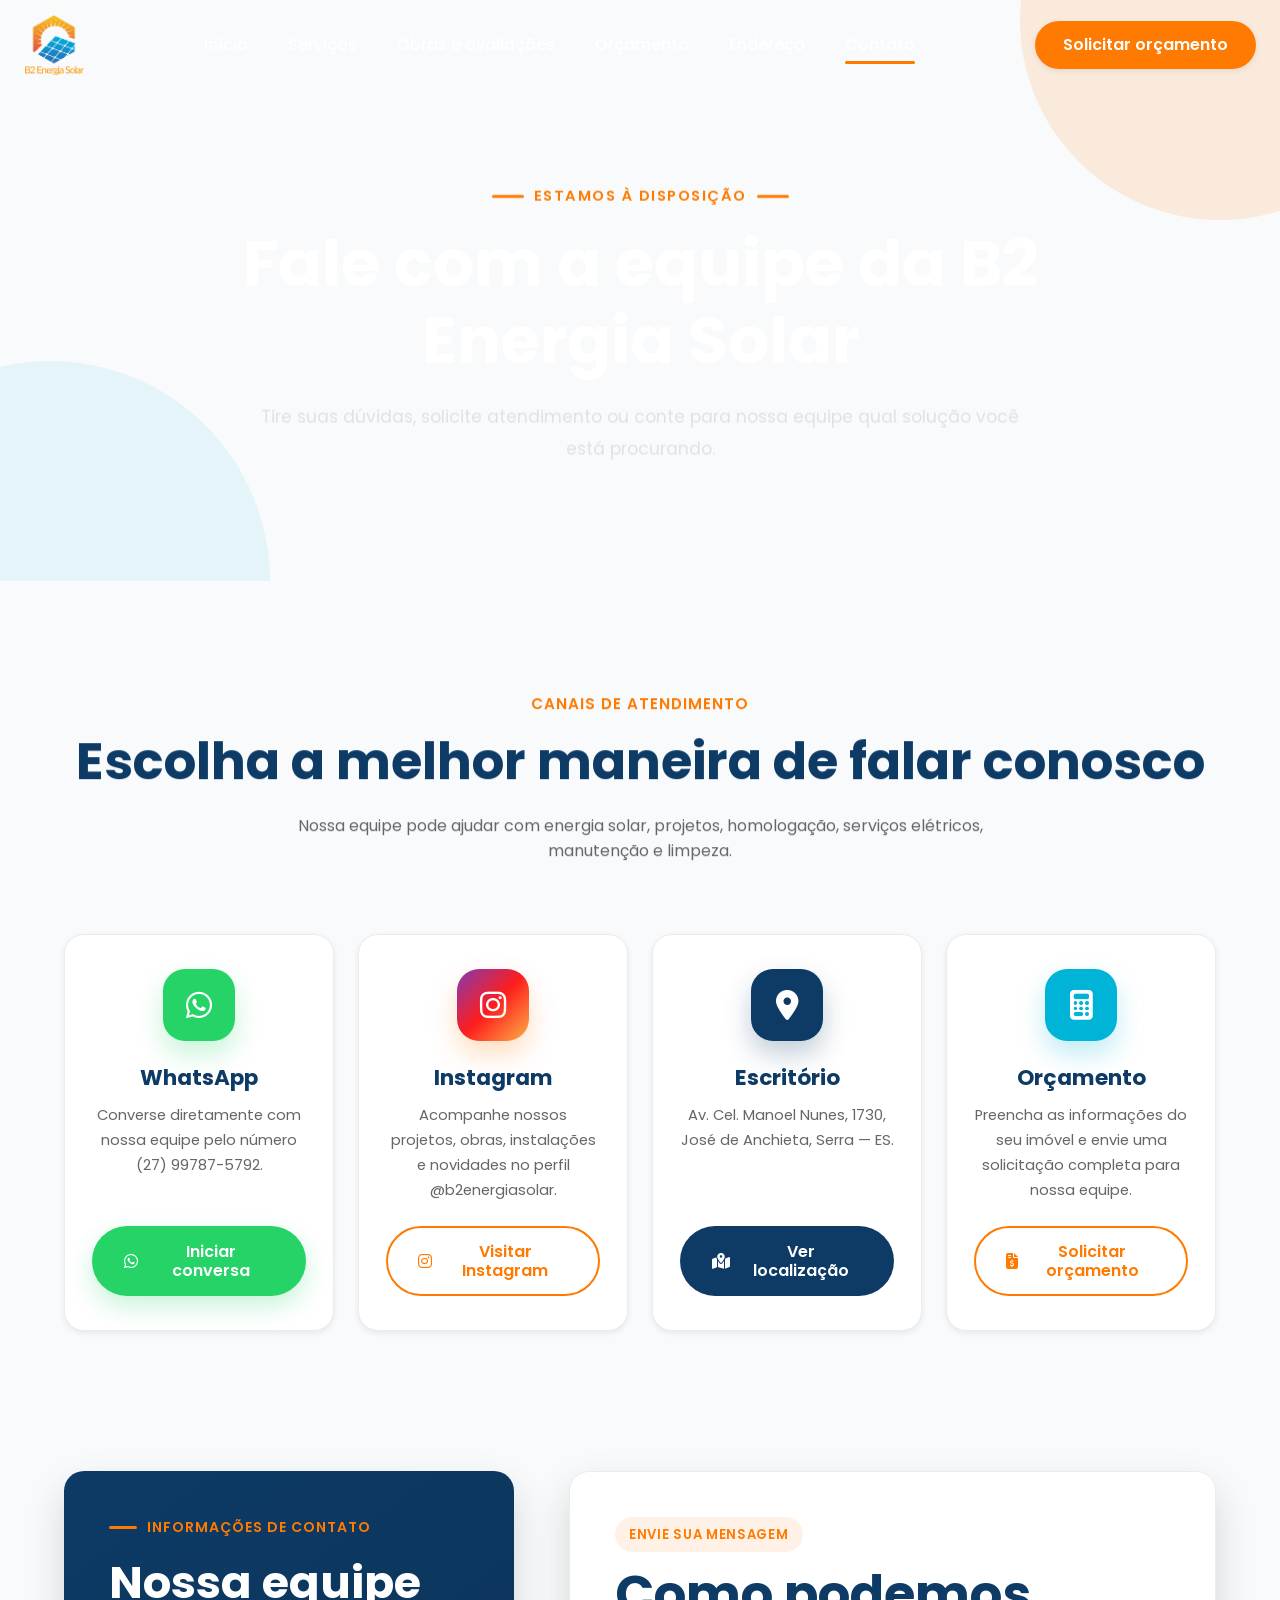
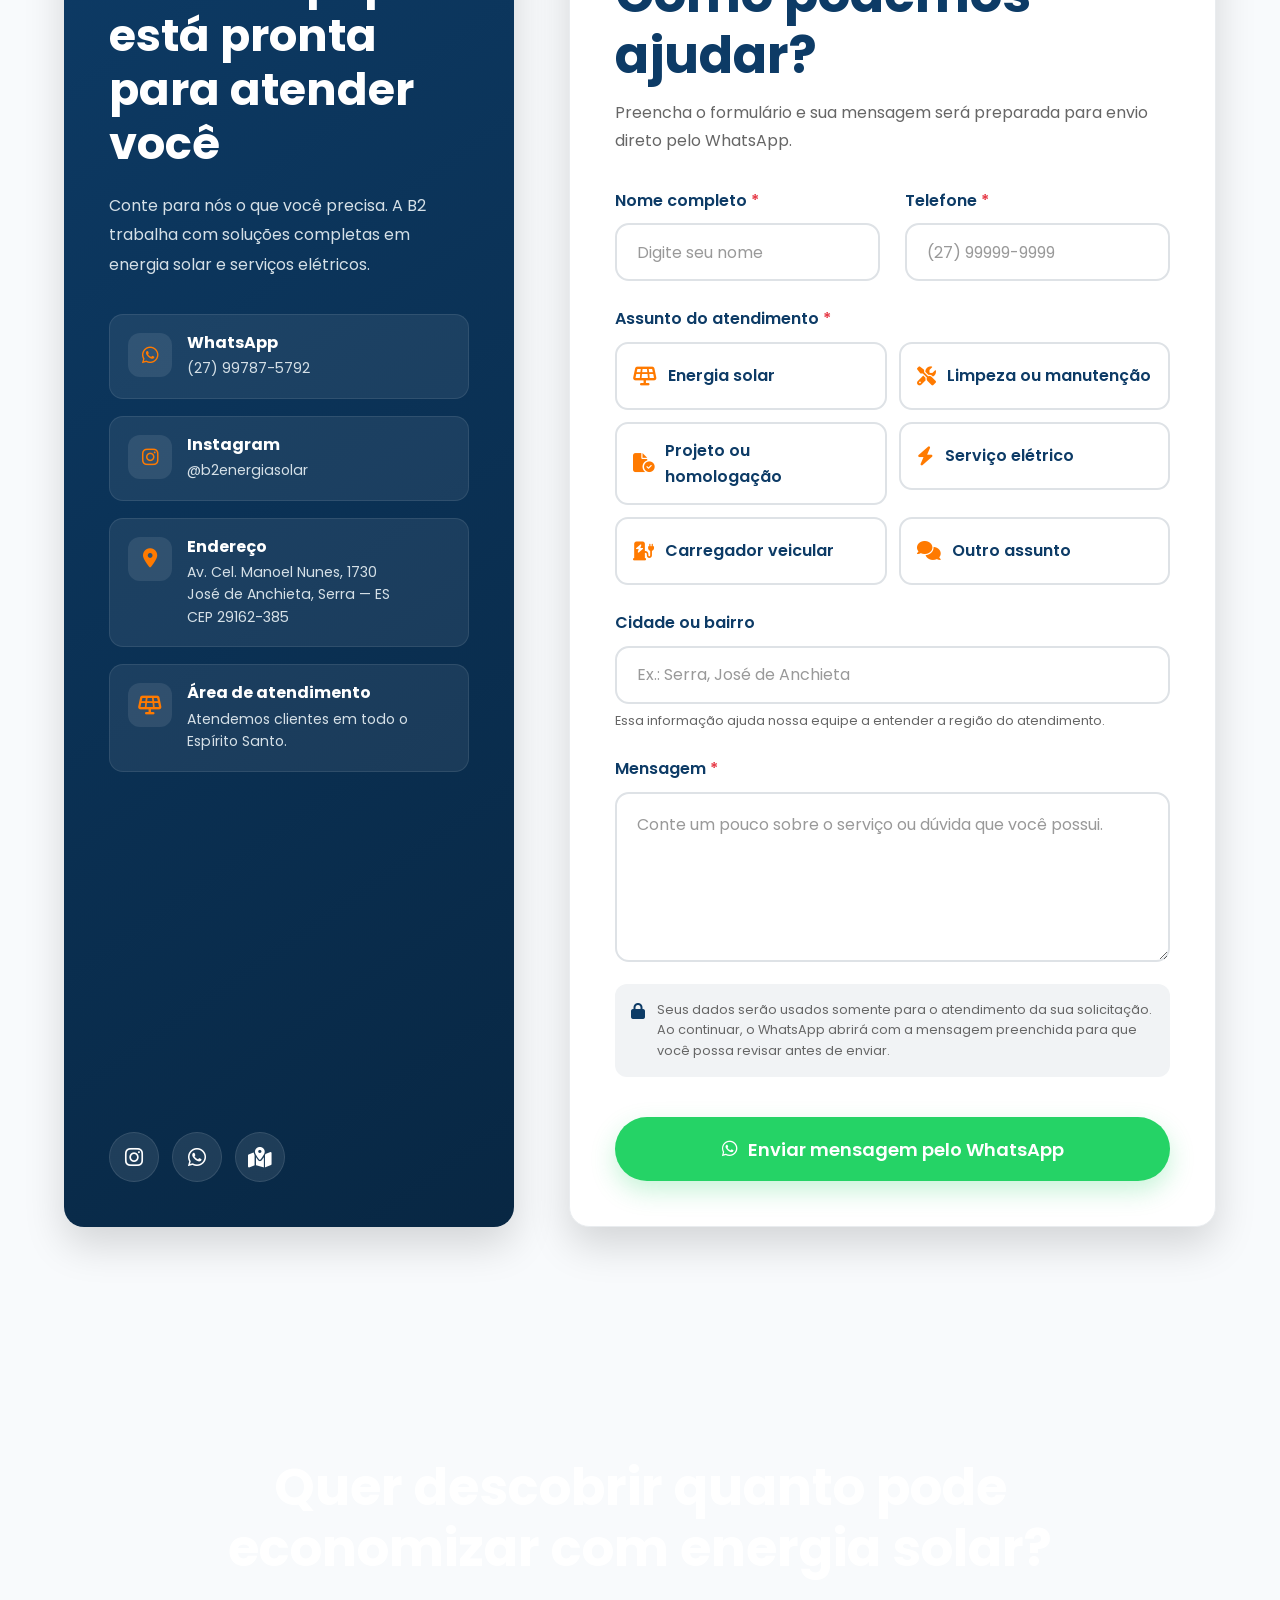
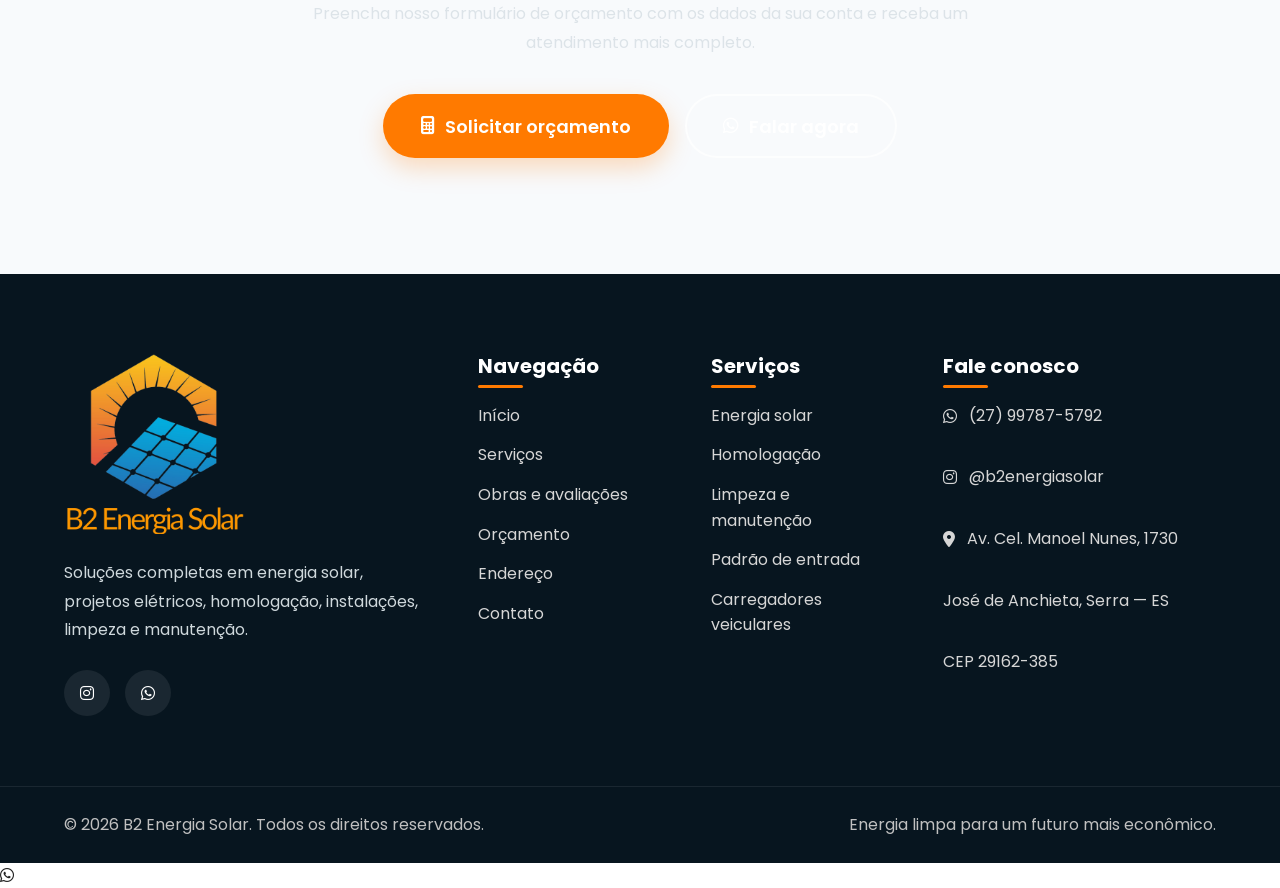
<file: contato.html>
<!DOCTYPE html>
<html lang="pt-BR">

<head>

    <!-- =====================================================
         CONFIGURAÇÕES BÁSICAS
    ====================================================== -->

    <meta charset="UTF-8">

    <meta
        name="viewport"
        content="width=device-width, initial-scale=1.0"
    >

    <title>
        Contato | B2 Energia Solar
    </title>

    <meta
        name="description"
        content="Entre em contato com a B2 Energia Solar pelo WhatsApp, Instagram ou visite nosso escritório em José de Anchieta, Serra, Espírito Santo."
    >

    <meta
        name="keywords"
        content="contato B2 Energia Solar, WhatsApp energia solar, energia solar Serra ES, orçamento energia solar"
    >

    <meta
        name="author"
        content="B2 Energia Solar"
    >

    <meta
        name="robots"
        content="index, follow"
    >

    <meta
        name="theme-color"
        content="#0d3b66"
    >

    <!-- =====================================================
         OPEN GRAPH
    ====================================================== -->

    <meta
        property="og:title"
        content="Fale com a B2 Energia Solar"
    >

    <meta
        property="og:description"
        content="Entre em contato com nossa equipe e encontre a melhor solução para sua necessidade."
    >

    <meta
        property="og:type"
        content="website"
    >

    <meta
        property="og:image"
        content="assets/img/office/equipe-b2.jpg"
    >

    <!-- =====================================================
         FAVICON
    ====================================================== -->

    <link
        rel="icon"
        type="image/png"
        href="assets/img/logo/favicon.png"
    >

    <!-- =====================================================
         FONTES
    ====================================================== -->

    <link
        rel="preconnect"
        href="https://fonts.googleapis.com"
    >

    <link
        rel="preconnect"
        href="https://fonts.gstatic.com"
        crossorigin
    >

    <link
        href="https://fonts.googleapis.com/css2?family=Poppins:wght@300;400;500;600;700;800&display=swap"
        rel="stylesheet"
    >

    <!-- =====================================================
         ÍCONES
    ====================================================== -->

    <link
        rel="stylesheet"
        href="https://cdnjs.cloudflare.com/ajax/libs/font-awesome/6.5.2/css/all.min.css"
    >

    <!-- =====================================================
         CSS PRINCIPAL
    ====================================================== -->

    <link
        rel="stylesheet"
        href="css/style.css"
    >

    <!-- =====================================================
         ESTILOS DA PÁGINA
    ====================================================== -->

    <style>

        /* ===================================================
           HERO
        =================================================== */

        .contato-hero {

            position: relative;

            overflow: hidden;

            padding: 180px 20px 115px;

            background:
                linear-gradient(
                    rgba(7, 21, 31, .88),
                    rgba(7, 21, 31, .92)
                ),
                url("assets/img/office/equipe-b2.jpg");

            background-size: cover;
            background-position: center;
            background-repeat: no-repeat;

            text-align: center;

            color: var(--white);

        }

        .contato-hero::before {

            content: "";

            position: absolute;

            top: -180px;
            right: -140px;

            width: 400px;
            height: 400px;

            border-radius: 50%;

            background: rgba(255, 122, 0, .13);

        }

        .contato-hero::after {

            content: "";

            position: absolute;

            left: -170px;
            bottom: -220px;

            width: 440px;
            height: 440px;

            border-radius: 50%;

            background: rgba(0, 180, 216, .08);

        }

        .contato-hero .container {

            position: relative;

            z-index: 2;

        }

        .contato-hero span {

            display: inline-flex;

            align-items: center;

            gap: 10px;

            margin-bottom: 18px;

            color: var(--primary);

            font-size: .92rem;
            font-weight: var(--fw-semibold);

            text-transform: uppercase;
            letter-spacing: 1.5px;

        }

        .contato-hero span::before,
        .contato-hero span::after {

            content: "";

            width: 32px;
            height: 3px;

            border-radius: var(--radius-full);

            background: var(--primary);

        }

        .contato-hero h1 {

            max-width: 900px;

            margin: 0 auto 22px;

            color: var(--white);

            font-size: clamp(2.4rem, 5vw, 4rem);

        }

        .contato-hero p {

            max-width: 760px;

            margin: 0 auto;

            color: #dce3e8;

            font-size: 1.08rem;

            line-height: 1.85;

        }

        /* ===================================================
           CANAIS DE CONTATO
        =================================================== */

        .canais-contato {

            padding: 110px 0 70px;

            background: var(--bg-section);

        }

        .contato-cards {

            display: grid;

            grid-template-columns: repeat(4, minmax(0, 1fr));

            gap: 24px;

        }

        .contato-card {

            position: relative;

            display: flex;

            flex-direction: column;

            min-height: 310px;

            padding: 34px 27px;

            text-align: center;

            background: var(--white);

            border: 1px solid var(--gray-200);
            border-radius: var(--radius-lg);

            box-shadow: var(--shadow-sm);

            transition:
                transform var(--transition),
                border-color var(--transition),
                box-shadow var(--transition);

        }

        .contato-card:hover {

            transform: translateY(-9px);

            border-color: rgba(255, 122, 0, .35);

            box-shadow: var(--shadow-lg);

        }

        .contato-card-icon {

            width: 72px;
            height: 72px;

            display: flex;

            align-items: center;
            justify-content: center;

            margin: 0 auto 24px;

            color: var(--white);

            background: var(--primary);

            border-radius: 22px;

            font-size: 30px;

            box-shadow: 0 13px 27px rgba(255, 122, 0, .25);

        }

        .contato-card.whatsapp .contato-card-icon {

            background: #25d366;

            box-shadow: 0 13px 27px rgba(37, 211, 102, .25);

        }

        .contato-card.instagram .contato-card-icon {

            background:
                linear-gradient(
                    135deg,
                    #833ab4,
                    #fd1d1d,
                    #fcb045
                );

        }

        .contato-card.localizacao .contato-card-icon {

            background: var(--secondary);

            box-shadow: 0 13px 27px rgba(13, 59, 102, .25);

        }

        .contato-card.email .contato-card-icon {

            background: var(--accent);

            box-shadow: 0 13px 27px rgba(0, 180, 216, .25);

        }

        .contato-card h2 {

            margin-bottom: 12px;

            color: var(--secondary);

            font-size: 1.35rem;

        }

        .contato-card p {

            margin-bottom: 23px;

            font-size: .92rem;

            line-height: 1.7;

        }

        .contato-card .btn {

            width: 100%;

            margin-top: auto;

        }

        /* ===================================================
           ÁREA PRINCIPAL
        =================================================== */

        .contato-principal {

            padding: 70px 0 115px;

            background: var(--bg-section);

        }

        .contato-layout {

            display: grid;

            grid-template-columns:
                minmax(0, .82fr)
                minmax(0, 1.18fr);

            gap: 55px;

            align-items: stretch;

        }

        /* ===================================================
           INFORMAÇÕES LATERAIS
        =================================================== */

        .contato-info {

            display: flex;

            flex-direction: column;

            padding: 45px;

            color: var(--white);

            background:
                linear-gradient(
                    145deg,
                    var(--secondary),
                    var(--secondary-dark)
                );

            border-radius: var(--radius-lg);

            box-shadow: var(--shadow-lg);

        }

        .contato-info > span {

            display: inline-flex;

            align-items: center;

            gap: 10px;

            width: fit-content;

            margin-bottom: 17px;

            color: var(--primary);

            font-size: .88rem;
            font-weight: var(--fw-semibold);

            text-transform: uppercase;
            letter-spacing: 1px;

        }

        .contato-info > span::before {

            content: "";

            width: 28px;
            height: 3px;

            border-radius: var(--radius-full);

            background: var(--primary);

        }

        .contato-info h2 {

            margin-bottom: 20px;

            color: var(--white);

            font-size: clamp(2rem, 4vw, 2.8rem);

        }

        .contato-info > p {

            margin-bottom: 35px;

            color: #d5e0e7;

            line-height: 1.85;

        }

        .contato-info-list {

            display: flex;

            flex-direction: column;

            gap: 17px;

        }

        .contato-info-item {

            display: flex;

            align-items: flex-start;

            gap: 15px;

            padding: 18px;

            background: rgba(255, 255, 255, .07);

            border: 1px solid rgba(255, 255, 255, .09);
            border-radius: 14px;

        }

        .contato-info-item i {

            width: 44px;
            height: 44px;

            display: flex;

            align-items: center;
            justify-content: center;

            flex-shrink: 0;

            color: var(--primary);

            background: rgba(255, 255, 255, .09);

            border-radius: 12px;

            font-size: 19px;

        }

        .contato-info-item h3 {

            margin-bottom: 5px;

            color: var(--white);

            font-size: 1rem;

        }

        .contato-info-item p {

            margin: 0;

            color: #d5e0e7;

            font-size: .88rem;

            line-height: 1.6;

        }

        .contato-info-item a {

            color: #d5e0e7;

        }

        .contato-info-item a:hover {

            color: var(--primary);

        }

        .contato-social {

            display: flex;

            gap: 13px;

            margin-top: auto;
            padding-top: 35px;

        }

        .contato-social a {

            width: 50px;
            height: 50px;

            display: flex;

            align-items: center;
            justify-content: center;

            color: var(--white);

            background: rgba(255, 255, 255, .09);

            border: 1px solid rgba(255, 255, 255, .1);
            border-radius: 50%;

            font-size: 21px;

            transition: var(--transition);

        }

        .contato-social a:hover {

            background: var(--primary);

            transform: translateY(-5px);

        }

        /* ===================================================
           FORMULÁRIO
        =================================================== */

        .contato-form {

            padding: 45px;

            background: var(--white);

            border: 1px solid var(--gray-200);
            border-radius: var(--radius-lg);

            box-shadow: var(--shadow-lg);

        }

        .contato-form-header {

            margin-bottom: 33px;

        }

        .contato-form-header span {

            display: inline-block;

            margin-bottom: 12px;
            padding: 7px 14px;

            color: var(--primary);

            background: rgba(255, 122, 0, .1);

            border-radius: var(--radius-full);

            font-size: .82rem;
            font-weight: var(--fw-semibold);

            text-transform: uppercase;
            letter-spacing: .7px;

        }

        .contato-form-header h2 {

            margin-bottom: 12px;

            color: var(--secondary);

        }

        .contato-form-header p {

            margin: 0;

            line-height: 1.75;

        }

        .form-required {

            color: var(--danger);

        }

        .form-help {

            margin-top: 7px;

            color: var(--text-light);

            font-size: .8rem;

        }

        .assunto-options {

            display: grid;

            grid-template-columns: repeat(2, minmax(0, 1fr));

            gap: 12px;

        }

        .assunto-option {

            position: relative;

        }

        .assunto-option input {

            position: absolute;

            opacity: 0;

            pointer-events: none;

        }

        .assunto-option label {

            min-height: 68px;

            display: flex;

            align-items: center;

            gap: 11px;

            margin: 0;
            padding: 14px 16px;

            color: var(--secondary);

            background: var(--white);

            border: 2px solid var(--gray-300);
            border-radius: 13px;

            cursor: pointer;

            transition: var(--transition);

        }

        .assunto-option label i {

            color: var(--primary);

            font-size: 19px;

        }

        .assunto-option input:checked + label {

            color: var(--primary);

            background: rgba(255, 122, 0, .06);

            border-color: var(--primary);

            box-shadow: 0 0 0 4px rgba(255, 122, 0, .09);

        }

        .assunto-option input:focus-visible + label {

            outline: 3px solid rgba(255, 122, 0, .25);

            outline-offset: 2px;

        }

        .contato-form-alert {

            display: none;

            margin-bottom: 24px;
            padding: 16px 20px;

            border-radius: 12px;

            font-size: .9rem;

        }

        .contato-form-alert.success {

            display: block;

            color: #155724;

            background: #d4edda;

        }

        .contato-form-alert.error {

            display: block;

            color: #721c24;

            background: #f8d7da;

        }

        .privacy-note {

            display: flex;

            align-items: flex-start;

            gap: 12px;

            margin-top: 22px;
            padding: 16px;

            background: var(--gray-100);

            border-radius: 12px;

        }

        .privacy-note i {

            margin-top: 3px;

            color: var(--secondary);

        }

        .privacy-note p {

            margin: 0;

            font-size: .8rem;

            line-height: 1.6;

        }

        /* ===================================================
           CTA
        =================================================== */

        .contato-cta {

            position: relative;

            overflow: hidden;

            padding: 115px 20px;

            background:
                linear-gradient(
                    rgba(13, 59, 102, .94),
                    rgba(7, 21, 31, .95)
                ),
                url("assets/img/hero/banner.jpg");

            background-size: cover;
            background-position: center;

            text-align: center;

        }

        .contato-cta h2 {

            max-width: 850px;

            margin: 0 auto 20px;

            color: var(--white);

        }

        .contato-cta p {

            max-width: 720px;

            margin: 0 auto 37px;

            color: #dce3e8;

            line-height: 1.8;

        }

        .contato-cta-actions {

            display: flex;

            align-items: center;
            justify-content: center;

            gap: 16px;

            flex-wrap: wrap;

        }

        /* ===================================================
           RESPONSIVO
        =================================================== */

        @media(max-width: 1100px) {

            .contato-cards {

                grid-template-columns: repeat(2, minmax(0, 1fr));

            }

        }

        @media(max-width: 992px) {

            .contato-layout {

                grid-template-columns: 1fr;

            }

            .contato-info {

                min-height: auto;

            }

            .contato-social {

                margin-top: 0;

            }

        }

        @media(max-width: 768px) {

            .contato-hero {

                padding: 140px 20px 82px;

            }

            .canais-contato {

                padding: 80px 0 50px;

            }

            .contato-principal {

                padding: 50px 0 80px;

            }

            .contato-info,
            .contato-form {

                padding: 34px 27px;

            }

        }

        @media(max-width: 620px) {

            .contato-cards {

                grid-template-columns: 1fr;

            }

            .contato-card {

                min-height: auto;

            }

            .assunto-options {

                grid-template-columns: 1fr;

            }

        }

        @media(max-width: 576px) {

            .contato-hero {

                padding: 125px 16px 70px;

            }

            .contato-hero span::before,
            .contato-hero span::after {

                width: 18px;

            }

            .contato-info,
            .contato-form {

                padding: 27px 20px;

            }

            .contato-info-item {

                padding: 16px;

            }

            .contato-cta-actions {

                flex-direction: column;

                align-items: stretch;

            }

            .contato-cta-actions .btn {

                width: 100%;

            }

        }

    </style>

</head>

<body>

    <!-- =====================================================
         CABEÇALHO
    ====================================================== -->

    <header
        class="header"
        id="header"
    >

        <div class="container">

            <a
                href="index.html"
                class="logo"
                aria-label="Ir para a página inicial da B2 Energia Solar"
            >

                <img
                    src="assets/img/logo/logo-b2.png"
                    alt="B2 Energia Solar"
                >

            </a>

            <nav
                class="navbar"
                id="navbar"
                aria-label="Navegação principal"
            >

                <ul class="nav-list">

                    <li>
                        <a href="index.html">
                            Início
                        </a>
                    </li>

                    <li>
                        <a href="servicos.html">
                            Serviços
                        </a>
                    </li>

                    <li>
                        <a href="obras.html">
                            Obras e avaliações
                        </a>
                    </li>

                    <li>
                        <a href="orcamento.html">
                            Orçamento
                        </a>
                    </li>

                    <li>
                        <a href="endereco.html">
                            Endereço
                        </a>
                    </li>

                    <li>
                        <a
                            href="contato.html"
                            class="active"
                            aria-current="page"
                        >
                            Contato
                        </a>
                    </li>

                </ul>

            </nav>

            <a
                href="orcamento.html"
                class="btn-header"
            >
                Solicitar orçamento
            </a>

            <button
                class="menu-mobile"
                id="menuMobile"
                type="button"
                aria-label="Abrir menu de navegação"
                aria-expanded="false"
                aria-controls="navbar"
            >

                <i
                    class="fa-solid fa-bars"
                    aria-hidden="true"
                ></i>

            </button>

        </div>

    </header>

    <!-- =====================================================
         CONTEÚDO PRINCIPAL
    ====================================================== -->

    <main>

        <!-- =================================================
             HERO
        ================================================== -->

        <section class="contato-hero">

            <div class="container fade-up">

                <span>
                    Estamos à disposição
                </span>

                <h1>
                    Fale com a equipe da B2 Energia Solar
                </h1>

                <p>
                    Tire suas dúvidas, solicite atendimento ou conte para nossa
                    equipe qual solução você está procurando.
                </p>

            </div>

        </section>

        <!-- =================================================
             CANAIS DE CONTATO
        ================================================== -->

        <section class="canais-contato">

            <div class="container">

                <div class="section-title fade-up">

                    <span>
                        Canais de atendimento
                    </span>

                    <h2>
                        Escolha a melhor maneira de falar conosco
                    </h2>

                    <p>
                        Nossa equipe pode ajudar com energia solar, projetos,
                        homologação, serviços elétricos, manutenção e limpeza.
                    </p>

                </div>

                <div class="contato-cards">

                    <!-- WhatsApp -->

                    <article class="contato-card whatsapp fade-up">

                        <div class="contato-card-icon">

                            <i
                                class="fa-brands fa-whatsapp"
                                aria-hidden="true"
                            ></i>

                        </div>

                        <h2>
                            WhatsApp
                        </h2>

                        <p>
                            Converse diretamente com nossa equipe pelo número
                            (27) 99787-5792.
                        </p>

                        <a
                            href="https://wa.me/5527997875792?text=Olá%2C%20vim%20pelo%20site%20da%20B2%20Energia%20Solar%20e%20gostaria%20de%20mais%20informações."
                            class="btn btn-whatsapp"
                            target="_blank"
                            rel="noopener noreferrer"
                        >

                            <i
                                class="fa-brands fa-whatsapp"
                                aria-hidden="true"
                            ></i>

                            Iniciar conversa

                        </a>

                    </article>

                    <!-- Instagram -->

                    <article class="contato-card instagram fade-up">

                        <div class="contato-card-icon">

                            <i
                                class="fa-brands fa-instagram"
                                aria-hidden="true"
                            ></i>

                        </div>

                        <h2>
                            Instagram
                        </h2>

                        <p>
                            Acompanhe nossos projetos, obras, instalações e
                            novidades no perfil @b2energiasolar.
                        </p>

                        <a
                            href="https://www.instagram.com/b2energiasolar/"
                            class="btn btn-outline"
                            target="_blank"
                            rel="noopener noreferrer"
                        >

                            <i
                                class="fa-brands fa-instagram"
                                aria-hidden="true"
                            ></i>

                            Visitar Instagram

                        </a>

                    </article>

                    <!-- Localização -->

                    <article class="contato-card localizacao fade-up">

                        <div class="contato-card-icon">

                            <i
                                class="fa-solid fa-location-dot"
                                aria-hidden="true"
                            ></i>

                        </div>

                        <h2>
                            Escritório
                        </h2>

                        <p>
                            Av. Cel. Manoel Nunes, 1730, José de Anchieta,
                            Serra — ES.
                        </p>

                        <a
                            href="endereco.html"
                            class="btn btn-secondary"
                        >

                            <i
                                class="fa-solid fa-map-location-dot"
                                aria-hidden="true"
                            ></i>

                            Ver localização

                        </a>

                    </article>

                    <!-- Orçamento -->

                    <article class="contato-card email fade-up">

                        <div class="contato-card-icon">

                            <i
                                class="fa-solid fa-calculator"
                                aria-hidden="true"
                            ></i>

                        </div>

                        <h2>
                            Orçamento
                        </h2>

                        <p>
                            Preencha as informações do seu imóvel e envie uma
                            solicitação completa para nossa equipe.
                        </p>

                        <a
                            href="orcamento.html"
                            class="btn btn-outline"
                        >

                            <i
                                class="fa-solid fa-file-invoice-dollar"
                                aria-hidden="true"
                            ></i>

                            Solicitar orçamento

                        </a>

                    </article>

                </div>

            </div>

        </section>

        <!-- =================================================
             FORMULÁRIO E INFORMAÇÕES
        ================================================== -->

        <section class="contato-principal">

            <div class="container">

                <div class="contato-layout">

                    <!-- Informações -->

                    <aside class="contato-info fade-left">

                        <span>
                            Informações de contato
                        </span>

                        <h2>
                            Nossa equipe está pronta para atender você
                        </h2>

                        <p>
                            Conte para nós o que você precisa. A B2 trabalha
                            com soluções completas em energia solar e serviços
                            elétricos.
                        </p>

                        <div class="contato-info-list">

                            <article class="contato-info-item">

                                <i
                                    class="fa-brands fa-whatsapp"
                                    aria-hidden="true"
                                ></i>

                                <div>

                                    <h3>
                                        WhatsApp
                                    </h3>

                                    <p>

                                        <a
                                            href="https://wa.me/5527997875792"
                                            target="_blank"
                                            rel="noopener noreferrer"
                                        >
                                            (27) 99787-5792
                                        </a>

                                    </p>

                                </div>

                            </article>

                            <article class="contato-info-item">

                                <i
                                    class="fa-brands fa-instagram"
                                    aria-hidden="true"
                                ></i>

                                <div>

                                    <h3>
                                        Instagram
                                    </h3>

                                    <p>

                                        <a
                                            href="https://www.instagram.com/b2energiasolar/"
                                            target="_blank"
                                            rel="noopener noreferrer"
                                        >
                                            @b2energiasolar
                                        </a>

                                    </p>

                                </div>

                            </article>

                            <article class="contato-info-item">

                                <i
                                    class="fa-solid fa-location-dot"
                                    aria-hidden="true"
                                ></i>

                                <div>

                                    <h3>
                                        Endereço
                                    </h3>

                                    <p>
                                        Av. Cel. Manoel Nunes, 1730
                                        <br>
                                        José de Anchieta, Serra — ES
                                        <br>
                                        CEP 29162-385
                                    </p>

                                </div>

                            </article>

                            <article class="contato-info-item">

                                <i
                                    class="fa-solid fa-solar-panel"
                                    aria-hidden="true"
                                ></i>

                                <div>

                                    <h3>
                                        Área de atendimento
                                    </h3>

                                    <p>
                                        Atendemos clientes em todo o Espírito Santo.
                                    </p>

                                </div>

                            </article>

                        </div>

                        <div
                            class="contato-social"
                            aria-label="Redes sociais da B2 Energia Solar"
                        >

                            <a
                                href="https://www.instagram.com/b2energiasolar/"
                                target="_blank"
                                rel="noopener noreferrer"
                                aria-label="Instagram da B2 Energia Solar"
                                title="Instagram"
                            >

                                <i
                                    class="fa-brands fa-instagram"
                                    aria-hidden="true"
                                ></i>

                            </a>

                            <a
                                href="https://wa.me/5527997875792"
                                target="_blank"
                                rel="noopener noreferrer"
                                aria-label="WhatsApp da B2 Energia Solar"
                                title="WhatsApp"
                            >

                                <i
                                    class="fa-brands fa-whatsapp"
                                    aria-hidden="true"
                                ></i>

                            </a>

                            <a
                                href="https://www.google.com/maps/search/?api=1&query=Av.%20Cel.%20Manoel%20Nunes%2C%201730%20-%20Jos%C3%A9%20de%20Anchieta%2C%20Serra%20-%20ES%2C%2029162-385"
                                target="_blank"
                                rel="noopener noreferrer"
                                aria-label="Localização da B2 no Google Maps"
                                title="Google Maps"
                            >

                                <i
                                    class="fa-solid fa-map-location-dot"
                                    aria-hidden="true"
                                ></i>

                            </a>

                        </div>

                    </aside>

                    <!-- Formulário -->

                    <div class="contato-form fade-right">

                        <div class="contato-form-header">

                            <span>
                                Envie sua mensagem
                            </span>

                            <h2>
                                Como podemos ajudar?
                            </h2>

                            <p>
                                Preencha o formulário e sua mensagem será preparada
                                para envio direto pelo WhatsApp.
                            </p>

                        </div>

                        <form
                            id="formContato"
                            novalidate
                        >

                            <div
                                class="contato-form-alert"
                                id="contatoFormAlert"
                                role="alert"
                                aria-live="polite"
                            ></div>

                            <div class="form-grid">

                                <!-- Nome -->

                                <div class="form-group">

                                    <label for="contatoNome">

                                        Nome completo

                                        <span class="form-required">
                                            *
                                        </span>

                                    </label>

                                    <input
                                        type="text"
                                        id="contatoNome"
                                        name="nome"
                                        class="form-control"
                                        placeholder="Digite seu nome"
                                        autocomplete="name"
                                        minlength="3"
                                        required
                                    >

                                </div>

                                <!-- Telefone -->

                                <div class="form-group">

                                    <label for="contatoTelefone">

                                        Telefone

                                        <span class="form-required">
                                            *
                                        </span>

                                    </label>

                                    <input
                                        type="tel"
                                        id="contatoTelefone"
                                        name="telefone"
                                        class="form-control"
                                        placeholder="(27) 99999-9999"
                                        autocomplete="tel"
                                        inputmode="tel"
                                        maxlength="15"
                                        required
                                    >

                                </div>

                                <!-- Assunto -->

                                <div class="form-group full">

                                    <label>

                                        Assunto do atendimento

                                        <span class="form-required">
                                            *
                                        </span>

                                    </label>

                                    <div class="assunto-options">

                                        <div class="assunto-option">

                                            <input
                                                type="radio"
                                                id="assunto-energia-solar"
                                                name="assunto"
                                                value="Energia solar"
                                                required
                                            >

                                            <label for="assunto-energia-solar">

                                                <i
                                                    class="fa-solid fa-solar-panel"
                                                    aria-hidden="true"
                                                ></i>

                                                Energia solar

                                            </label>

                                        </div>

                                        <div class="assunto-option">

                                            <input
                                                type="radio"
                                                id="assunto-manutencao"
                                                name="assunto"
                                                value="Limpeza ou manutenção"
                                            >

                                            <label for="assunto-manutencao">

                                                <i
                                                    class="fa-solid fa-screwdriver-wrench"
                                                    aria-hidden="true"
                                                ></i>

                                                Limpeza ou manutenção

                                            </label>

                                        </div>

                                        <div class="assunto-option">

                                            <input
                                                type="radio"
                                                id="assunto-projeto"
                                                name="assunto"
                                                value="Projeto ou homologação"
                                            >

                                            <label for="assunto-projeto">

                                                <i
                                                    class="fa-solid fa-file-circle-check"
                                                    aria-hidden="true"
                                                ></i>

                                                Projeto ou homologação

                                            </label>

                                        </div>

                                        <div class="assunto-option">

                                            <input
                                                type="radio"
                                                id="assunto-eletrica"
                                                name="assunto"
                                                value="Serviço elétrico"
                                            >

                                            <label for="assunto-eletrica">

                                                <i
                                                    class="fa-solid fa-bolt"
                                                    aria-hidden="true"
                                                ></i>

                                                Serviço elétrico

                                            </label>

                                        </div>

                                        <div class="assunto-option">

                                            <input
                                                type="radio"
                                                id="assunto-carregador"
                                                name="assunto"
                                                value="Carregador veicular"
                                            >

                                            <label for="assunto-carregador">

                                                <i
                                                    class="fa-solid fa-charging-station"
                                                    aria-hidden="true"
                                                ></i>

                                                Carregador veicular

                                            </label>

                                        </div>

                                        <div class="assunto-option">

                                            <input
                                                type="radio"
                                                id="assunto-outro"
                                                name="assunto"
                                                value="Outro assunto"
                                            >

                                            <label for="assunto-outro">

                                                <i
                                                    class="fa-solid fa-comments"
                                                    aria-hidden="true"
                                                ></i>

                                                Outro assunto

                                            </label>

                                        </div>

                                    </div>

                                </div>

                                <!-- Cidade -->

                                <div class="form-group full">

                                    <label for="contatoCidade">
                                        Cidade ou bairro
                                    </label>

                                    <input
                                        type="text"
                                        id="contatoCidade"
                                        name="cidade"
                                        class="form-control"
                                        placeholder="Ex.: Serra, José de Anchieta"
                                        autocomplete="address-level2"
                                    >

                                    <small class="form-help">
                                        Essa informação ajuda nossa equipe a entender a região do atendimento.
                                    </small>

                                </div>

                                <!-- Mensagem -->

                                <div class="form-group full">

                                    <label for="contatoMensagem">

                                        Mensagem

                                        <span class="form-required">
                                            *
                                        </span>

                                    </label>

                                    <textarea
                                        id="contatoMensagem"
                                        name="mensagem"
                                        class="form-control"
                                        placeholder="Conte um pouco sobre o serviço ou dúvida que você possui."
                                        minlength="10"
                                        required
                                    ></textarea>

                                </div>

                            </div>

                            <div class="privacy-note">

                                <i
                                    class="fa-solid fa-lock"
                                    aria-hidden="true"
                                ></i>

                                <p>
                                    Seus dados serão usados somente para o atendimento
                                    da sua solicitação. Ao continuar, o WhatsApp abrirá
                                    com a mensagem preenchida para que você possa revisar
                                    antes de enviar.
                                </p>

                            </div>

                            <div class="form-actions">

                                <button
                                    type="submit"
                                    class="btn btn-whatsapp btn-lg btn-block"
                                >

                                    <i
                                        class="fa-brands fa-whatsapp"
                                        aria-hidden="true"
                                    ></i>

                                    Enviar mensagem pelo WhatsApp

                                </button>

                            </div>

                        </form>

                    </div>

                </div>

            </div>

        </section>

        <!-- =================================================
             CTA
        ================================================== -->

        <section class="contato-cta">

            <div class="container fade-up">

                <h2>
                    Quer descobrir quanto pode economizar com energia solar?
                </h2>

                <p>
                    Preencha nosso formulário de orçamento com os dados da sua
                    conta e receba um atendimento mais completo.
                </p>

                <div class="contato-cta-actions">

                    <a
                        href="orcamento.html"
                        class="btn btn-laranja btn-lg"
                    >

                        <i
                            class="fa-solid fa-calculator"
                            aria-hidden="true"
                        ></i>

                        Solicitar orçamento

                    </a>

                    <a
                        href="https://wa.me/5527997875792?text=Olá%2C%20vim%20pelo%20site%20da%20B2%20Energia%20Solar%20e%20gostaria%20de%20mais%20informações."
                        class="btn btn-transparente btn-lg"
                        target="_blank"
                        rel="noopener noreferrer"
                    >

                        <i
                            class="fa-brands fa-whatsapp"
                            aria-hidden="true"
                        ></i>

                        Falar agora

                    </a>

                </div>

            </div>

        </section>

    </main>

    <!-- =====================================================
         RODAPÉ
    ====================================================== -->

    <footer class="footer">

        <div class="container">

            <!-- Empresa -->

            <div class="footer-logo">

                <a
                    href="index.html"
                    aria-label="Página inicial da B2 Energia Solar"
                >

                    <img
                        src="assets/img/logo/logo-b2.png"
                        alt="B2 Energia Solar"
                    >

                </a>

                <p>
                    Soluções completas em energia solar, projetos elétricos,
                    homologação, instalações, limpeza e manutenção.
                </p>

                <div
                    class="social"
                    aria-label="Redes sociais da B2 Energia Solar"
                >

                    <a
                        href="https://www.instagram.com/b2energiasolar/"
                        target="_blank"
                        rel="noopener noreferrer"
                        aria-label="Instagram da B2 Energia Solar"
                        title="Instagram"
                    >

                        <i
                            class="fa-brands fa-instagram"
                            aria-hidden="true"
                        ></i>

                    </a>

                    <a
                        href="https://wa.me/5527997875792"
                        target="_blank"
                        rel="noopener noreferrer"
                        aria-label="WhatsApp da B2 Energia Solar"
                        title="WhatsApp"
                    >

                        <i
                            class="fa-brands fa-whatsapp"
                            aria-hidden="true"
                        ></i>

                    </a>

                </div>

            </div>

            <!-- Navegação -->

            <div class="footer-links">

                <h3>
                    Navegação
                </h3>

                <ul>

                    <li>
                        <a href="index.html">
                            Início
                        </a>
                    </li>

                    <li>
                        <a href="servicos.html">
                            Serviços
                        </a>
                    </li>

                    <li>
                        <a href="obras.html">
                            Obras e avaliações
                        </a>
                    </li>

                    <li>
                        <a href="orcamento.html">
                            Orçamento
                        </a>
                    </li>

                    <li>
                        <a href="endereco.html">
                            Endereço
                        </a>
                    </li>

                    <li>
                        <a href="contato.html">
                            Contato
                        </a>
                    </li>

                </ul>

            </div>

            <!-- Serviços -->

            <div class="footer-links">

                <h3>
                    Serviços
                </h3>

                <ul>

                    <li>
                        <a href="servicos.html#energia-solar">
                            Energia solar
                        </a>
                    </li>

                    <li>
                        <a href="servicos.html#homologacao">
                            Homologação
                        </a>
                    </li>

                    <li>
                        <a href="servicos.html#manutencao">
                            Limpeza e manutenção
                        </a>
                    </li>

                    <li>
                        <a href="servicos.html#padrao-entrada">
                            Padrão de entrada
                        </a>
                    </li>

                    <li>
                        <a href="servicos.html#carregadores">
                            Carregadores veiculares
                        </a>
                    </li>

                </ul>

            </div>

            <!-- Contato -->

            <div>

                <h3>
                    Fale conosco
                </h3>

                <div class="footer-contact">

                    <p>

                        <i
                            class="fa-brands fa-whatsapp"
                            aria-hidden="true"
                        ></i>

                        <a
                            href="https://wa.me/5527997875792"
                            target="_blank"
                            rel="noopener noreferrer"
                        >
                            (27) 99787-5792
                        </a>

                    </p>

                    <p>

                        <i
                            class="fa-brands fa-instagram"
                            aria-hidden="true"
                        ></i>

                        <a
                            href="https://www.instagram.com/b2energiasolar/"
                            target="_blank"
                            rel="noopener noreferrer"
                        >
                            @b2energiasolar
                        </a>

                    </p>

                    <p>

                        <i
                            class="fa-solid fa-location-dot"
                            aria-hidden="true"
                        ></i>

                        Av. Cel. Manoel Nunes, 1730
                    </p>

                    <p>
                        José de Anchieta, Serra — ES
                    </p>

                    <p>
                        CEP 29162-385
                    </p>

                </div>

            </div>

        </div>

        <div class="footer-bottom">

            <div class="container">

                <p>
                    ©
                    <span id="currentYear">
                        2026
                    </span>

                    B2 Energia Solar. Todos os direitos reservados.
                </p>

                <p>
                    Energia limpa para um futuro mais econômico.
                </p>

            </div>

        </div>

    </footer>

    <!-- =====================================================
         BOTÃO FLUTUANTE DO WHATSAPP
    ====================================================== -->

    <a
        href="https://wa.me/5527997875792?text=Olá%2C%20vim%20pelo%20site%20da%20B2%20Energia%20Solar%20e%20gostaria%20de%20mais%20informações."
        class="whatsapp-float"
        target="_blank"
        rel="noopener noreferrer"
        aria-label="Conversar com a B2 Energia Solar pelo WhatsApp"
        title="Falar no WhatsApp"
    >

        <i
            class="fa-brands fa-whatsapp"
            aria-hidden="true"
        ></i>

    </a>

    <!-- =====================================================
         JAVASCRIPT PRINCIPAL
    ====================================================== -->

    <script src="js/script.js"></script>

    <!-- =====================================================
         SCRIPT DO FORMULÁRIO DE CONTATO
    ====================================================== -->

    <script>

        "use strict";

        document.addEventListener("DOMContentLoaded", () => {

            const formulario = document.querySelector("#formContato");
            const telefone = document.querySelector("#contatoTelefone");
            const alerta = document.querySelector("#contatoFormAlert");

            /* ===============================================
               MÁSCARA DO TELEFONE
            =============================================== */

            if (telefone) {

                telefone.addEventListener("input", () => {

                    let valor = telefone.value.replace(/\D/g, "");

                    valor = valor.slice(0, 11);

                    if (valor.length > 10) {

                        valor = valor.replace(
                            /^(\d{2})(\d{5})(\d{4})$/,
                            "($1) $2-$3"
                        );

                    } else if (valor.length > 6) {

                        valor = valor.replace(
                            /^(\d{2})(\d{4})(\d{0,4})$/,
                            "($1) $2-$3"
                        );

                    } else if (valor.length > 2) {

                        valor = valor.replace(
                            /^(\d{2})(\d+)/,
                            "($1) $2"
                        );

                    } else if (valor.length > 0) {

                        valor = valor.replace(
                            /^(\d*)/,
                            "($1"
                        );

                    }

                    telefone.value = valor;

                });

            }

            /* ===============================================
               ENVIO DO FORMULÁRIO
            =============================================== */

            if (!formulario) {
                return;
            }

            formulario.addEventListener("submit", (evento) => {

                evento.preventDefault();

                limparErros();

                const dados = new FormData(formulario);

                const nome = String(
                    dados.get("nome") || ""
                ).trim();

                const numeroTelefone = String(
                    dados.get("telefone") || ""
                ).trim();

                const assunto = String(
                    dados.get("assunto") || ""
                ).trim();

                const cidade = String(
                    dados.get("cidade") || ""
                ).trim();

                const mensagemCliente = String(
                    dados.get("mensagem") || ""
                ).trim();

                let formularioValido = true;

                if (nome.length < 3) {

                    mostrarErro(
                        "contatoNome",
                        "Informe seu nome completo."
                    );

                    formularioValido = false;

                }

                if (
                    numeroTelefone.replace(/\D/g, "").length < 10
                ) {

                    mostrarErro(
                        "contatoTelefone",
                        "Informe um telefone válido com DDD."
                    );

                    formularioValido = false;

                }

                if (!assunto) {

                    const grupoAssunto =
                        document
                            .querySelector("#assunto-energia-solar")
                            ?.closest(".form-group");

                    adicionarMensagemErro(
                        grupoAssunto,
                        "Selecione o assunto do atendimento."
                    );

                    formularioValido = false;

                }

                if (mensagemCliente.length < 10) {

                    mostrarErro(
                        "contatoMensagem",
                        "Escreva uma mensagem com pelo menos 10 caracteres."
                    );

                    formularioValido = false;

                }

                if (!formularioValido) {

                    exibirAlerta(
                        "Confira os campos destacados antes de continuar.",
                        "error"
                    );

                    return;

                }

                const localidade =
                    cidade || "Não informada";

                const mensagemWhatsApp = [
                    "Olá, equipe da B2 Energia Solar! ☀️",
                    "",
                    "Estou entrando em contato pelo site.",
                    "",
                    `Nome: ${nome}`,
                    `Telefone: ${numeroTelefone}`,
                    `Assunto: ${assunto}`,
                    `Cidade ou bairro: ${localidade}`,
                    "",
                    "Mensagem:",
                    mensagemCliente,
                    "",
                    "Aguardo o contato da equipe da B2."
                ].join("\n");

                const linkWhatsApp =
                    "https://wa.me/5527997875792?text=" +
                    encodeURIComponent(mensagemWhatsApp);

                exibirAlerta(
                    "Tudo certo! Estamos abrindo o WhatsApp com sua mensagem.",
                    "success"
                );

                window.setTimeout(() => {

                    window.open(
                        linkWhatsApp,
                        "_blank",
                        "noopener,noreferrer"
                    );

                }, 450);

            });

            /* ===============================================
               FUNÇÕES AUXILIARES
            =============================================== */

            function mostrarErro(idCampo, mensagem) {

                const campo = document.querySelector(`#${idCampo}`);

                if (!campo) {
                    return;
                }

                campo.classList.add("error");
                campo.setAttribute("aria-invalid", "true");

                const grupo =
                    campo.closest(".form-group") ||
                    campo.parentElement;

                adicionarMensagemErro(grupo, mensagem);

            }

            function adicionarMensagemErro(grupo, mensagem) {

                if (!grupo) {
                    return;
                }

                const erroExistente =
                    grupo.querySelector(".input-error");

                if (erroExistente) {

                    erroExistente.textContent = mensagem;
                    return;

                }

                const elementoErro =
                    document.createElement("small");

                elementoErro.className = "input-error";
                elementoErro.textContent = mensagem;

                grupo.appendChild(elementoErro);

            }

            function limparErros() {

                formulario
                    .querySelectorAll(".form-control.error")
                    .forEach((campo) => {

                        campo.classList.remove("error");
                        campo.removeAttribute("aria-invalid");

                    });

                formulario
                    .querySelectorAll(".input-error")
                    .forEach((erro) => {

                        erro.remove();

                    });

                alerta.classList.remove("success", "error");
                alerta.style.display = "none";

            }

            function exibirAlerta(mensagem, tipo) {

                alerta.textContent = mensagem;

                alerta.classList.remove("success", "error");
                alerta.classList.add(tipo);

                alerta.style.display = "block";

                alerta.scrollIntoView({
                    behavior: "smooth",
                    block: "center"
                });

            }

        });

    </script>

</body>

</html>
</file>
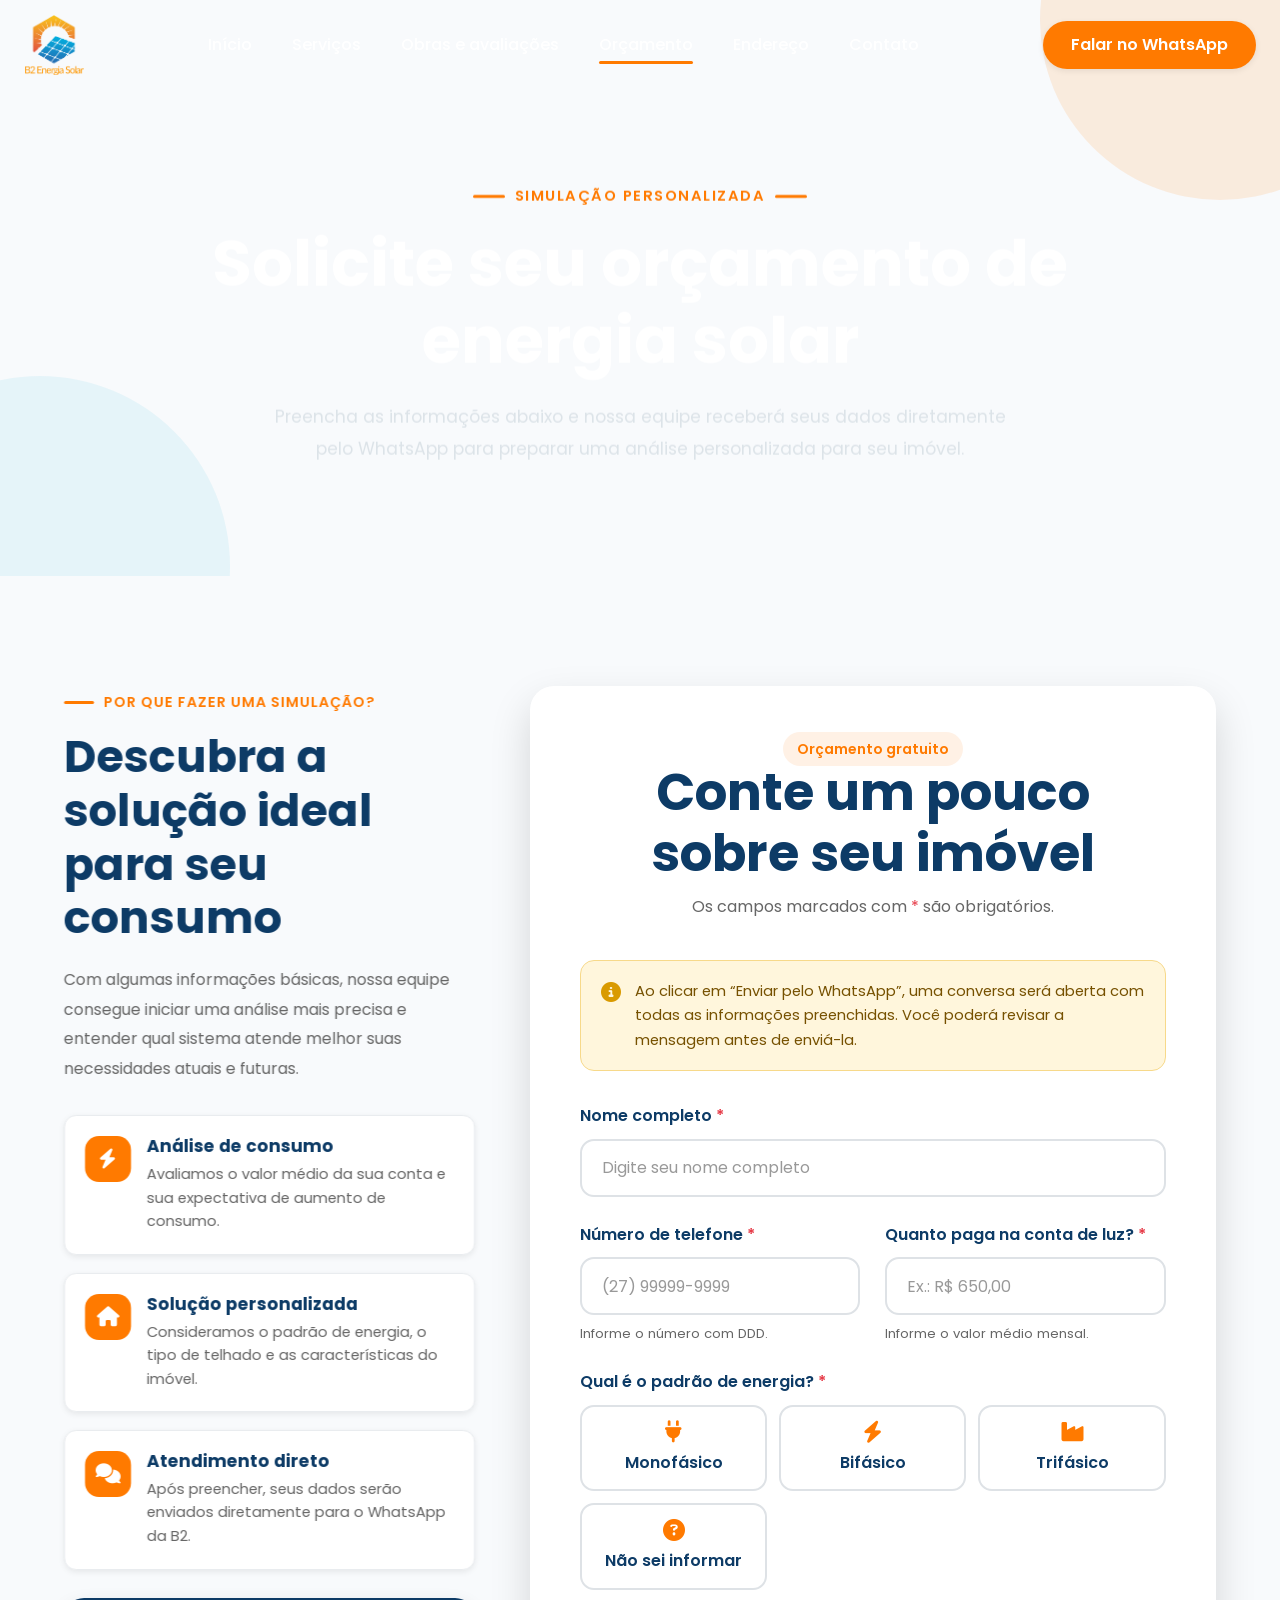
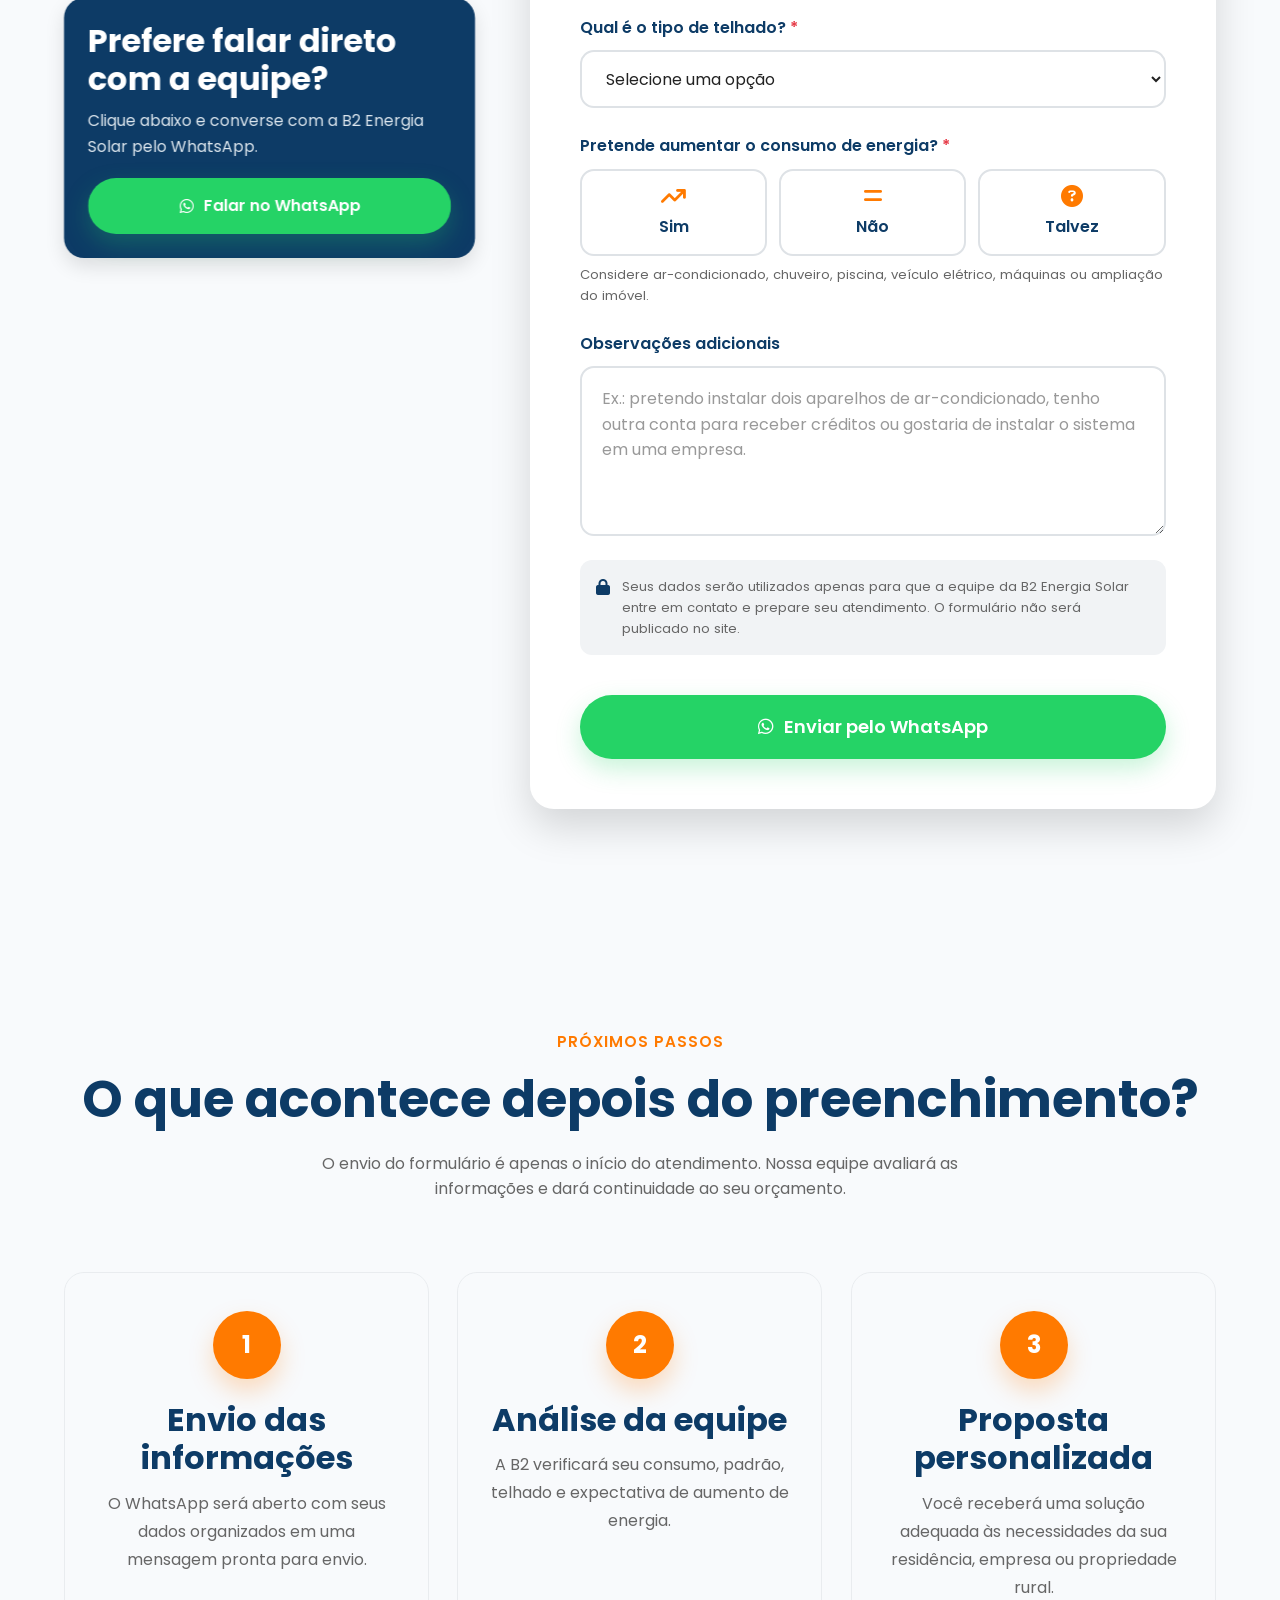
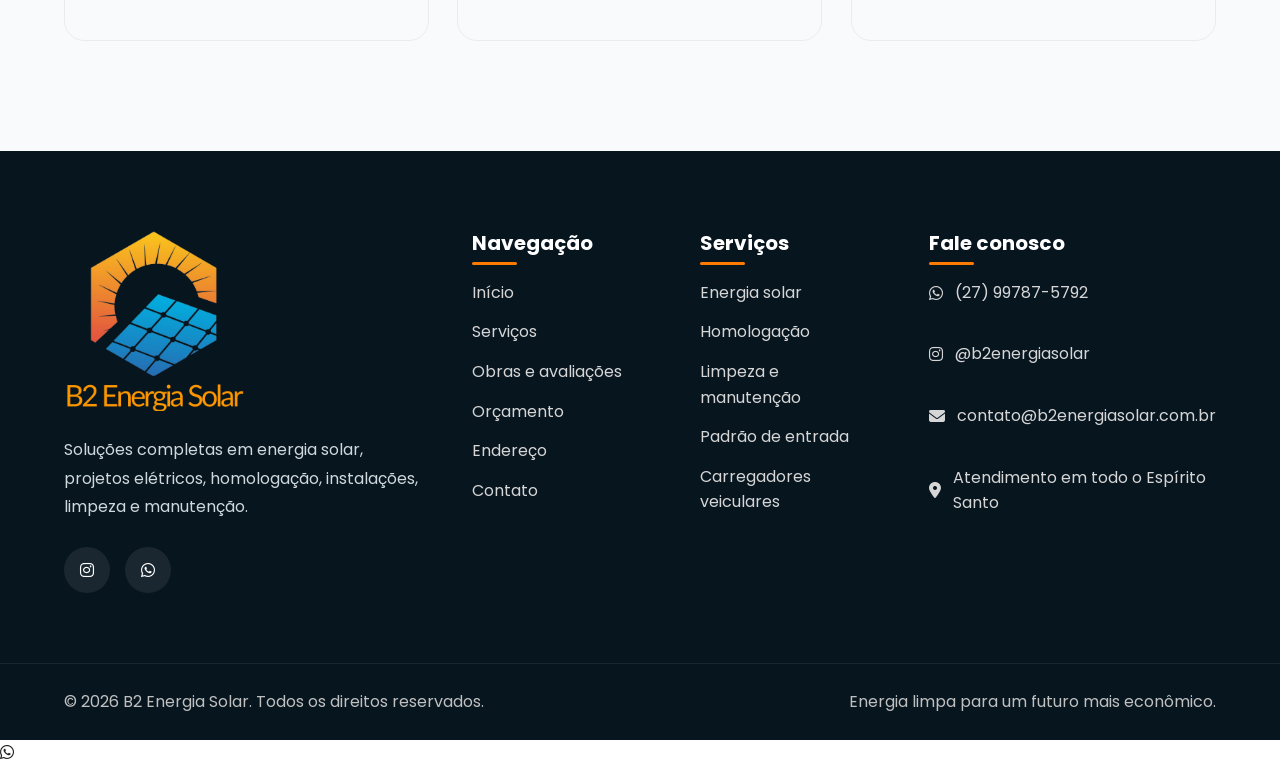
<file: orcamento.html>
<!DOCTYPE html>
<html lang="pt-BR">

<head>

    <!-- =====================================================
         CONFIGURAÇÕES BÁSICAS
    ====================================================== -->

    <meta charset="UTF-8">

    <meta
        name="viewport"
        content="width=device-width, initial-scale=1.0"
    >

    <title>
        Solicite seu Orçamento | B2 Energia Solar
    </title>

    <meta
        name="description"
        content="Solicite um orçamento personalizado de energia solar com a B2 Energia Solar. Preencha seus dados e fale diretamente com nossa equipe pelo WhatsApp."
    >

    <meta
        name="keywords"
        content="orçamento energia solar, simulação energia solar, preço energia solar, B2 Energia Solar, energia solar Espírito Santo"
    >

    <meta
        name="author"
        content="B2 Energia Solar"
    >

    <meta
        name="robots"
        content="index, follow"
    >

    <meta
        name="theme-color"
        content="#0d3b66"
    >

    <!-- =====================================================
         OPEN GRAPH
    ====================================================== -->

    <meta
        property="og:title"
        content="Solicite seu orçamento | B2 Energia Solar"
    >

    <meta
        property="og:description"
        content="Preencha seus dados e receba uma análise personalizada para seu projeto de energia solar."
    >

    <meta
        property="og:type"
        content="website"
    >

    <meta
        property="og:image"
        content="assets/img/hero/hero.jpg"
    >

    <!-- =====================================================
         FAVICON
    ====================================================== -->

    <link
        rel="icon"
        type="image/png"
        href="assets/img/logo/favicon.png"
    >

    <!-- =====================================================
         FONTES
    ====================================================== -->

    <link
        rel="preconnect"
        href="https://fonts.googleapis.com"
    >

    <link
        rel="preconnect"
        href="https://fonts.gstatic.com"
        crossorigin
    >

    <link
        href="https://fonts.googleapis.com/css2?family=Poppins:wght@300;400;500;600;700;800&display=swap"
        rel="stylesheet"
    >

    <!-- =====================================================
         ÍCONES
    ====================================================== -->

    <link
        rel="stylesheet"
        href="https://cdnjs.cloudflare.com/ajax/libs/font-awesome/6.5.2/css/all.min.css"
    >

    <!-- =====================================================
         CSS PRINCIPAL
    ====================================================== -->

    <link
        rel="stylesheet"
        href="css/style.css"
    >

    <!-- =====================================================
         ESTILOS ESPECÍFICOS DESTA PÁGINA
    ====================================================== -->

    <style>

        /* ===================================================
           HERO DO ORÇAMENTO
        =================================================== */

        .orcamento-hero{

            position:relative;

            overflow:hidden;

            padding:180px 20px 110px;

            background:
                linear-gradient(
                    rgba(7,21,31,.88),
                    rgba(7,21,31,.90)
                ),
                url("assets/img/hero/banner.jpg");

            background-size:cover;
            background-position:center;
            background-repeat:no-repeat;

            text-align:center;

            color:var(--white);

        }

        .orcamento-hero::before{

            content:"";

            position:absolute;

            top:-160px;
            right:-120px;

            width:360px;
            height:360px;

            border-radius:50%;

            background:rgba(255,122,0,.12);

        }

        .orcamento-hero::after{

            content:"";

            position:absolute;

            left:-150px;
            bottom:-180px;

            width:380px;
            height:380px;

            border-radius:50%;

            background:rgba(0,180,216,.08);

        }

        .orcamento-hero .container{

            position:relative;

            z-index:2;

        }

        .orcamento-hero span{

            display:inline-flex;

            align-items:center;

            gap:10px;

            margin-bottom:18px;

            color:var(--primary);

            font-size:.92rem;
            font-weight:var(--fw-semibold);

            text-transform:uppercase;
            letter-spacing:1.5px;

        }

        .orcamento-hero span::before,
        .orcamento-hero span::after{

            content:"";

            width:32px;
            height:3px;

            border-radius:var(--radius-full);

            background:var(--primary);

        }

        .orcamento-hero h1{

            max-width:900px;

            margin:0 auto 22px;

            color:var(--white);

            font-size:clamp(2.4rem,5vw,4rem);

        }

        .orcamento-hero p{

            max-width:760px;

            margin:0 auto;

            color:#dce3e8;

            font-size:1.08rem;

            line-height:1.85;

        }

        /* ===================================================
           SEÇÃO PRINCIPAL
        =================================================== */

        .orcamento-section{

            padding:110px 0;

            background:var(--bg-section);

        }

        .orcamento-layout{

            display:grid;

            grid-template-columns:minmax(0,.75fr) minmax(0,1.25fr);

            gap:55px;

            align-items:start;

        }

        /* ===================================================
           INFORMAÇÕES LATERAIS
        =================================================== */

        .orcamento-info{

            position:sticky;

            top:120px;

        }

        .orcamento-info > span{

            display:inline-flex;

            align-items:center;

            gap:10px;

            margin-bottom:16px;

            color:var(--primary);

            font-size:.9rem;
            font-weight:var(--fw-semibold);

            text-transform:uppercase;
            letter-spacing:1px;

        }

        .orcamento-info > span::before{

            content:"";

            width:30px;
            height:3px;

            border-radius:var(--radius-full);

            background:var(--primary);

        }

        .orcamento-info h2{

            margin-bottom:20px;

            color:var(--secondary);

            font-size:clamp(2rem,4vw,2.8rem);

        }

        .orcamento-info > p{

            margin-bottom:32px;

            color:var(--text-light);

            line-height:1.85;

        }

        .orcamento-beneficios{

            display:flex;

            flex-direction:column;

            gap:18px;

        }

        .orcamento-beneficio{

            display:flex;

            align-items:flex-start;

            gap:16px;

            padding:20px;

            background:var(--white);

            border:1px solid var(--gray-200);

            border-radius:var(--radius-md);

            box-shadow:var(--shadow-sm);

        }

        .orcamento-beneficio i{

            width:46px;
            height:46px;

            display:flex;

            align-items:center;
            justify-content:center;

            flex-shrink:0;

            color:var(--white);

            background:var(--primary);

            border-radius:14px;

            font-size:20px;

        }

        .orcamento-beneficio h3{

            margin-bottom:6px;

            color:var(--secondary);

            font-size:1.08rem;

        }

        .orcamento-beneficio p{

            margin:0;

            font-size:.92rem;

            line-height:1.6;

        }

        .contato-direto{

            margin-top:28px;

            padding:24px;

            color:var(--white);

            background:var(--secondary);

            border-radius:var(--radius-lg);

            box-shadow:var(--shadow-md);

        }

        .contato-direto h3{

            margin-bottom:10px;

            color:var(--white);

        }

        .contato-direto p{

            margin-bottom:18px;

            color:#dbe5ed;

        }

        .contato-direto .btn{

            width:100%;

        }

        /* ===================================================
           FORMULÁRIO
        =================================================== */

        .form-container{

            max-width:none;

        }

        .form-intro{

            margin-bottom:32px;

            padding:18px 20px;

            display:flex;

            align-items:flex-start;

            gap:14px;

            color:#765100;

            background:#fff6dc;

            border:1px solid #f7d98a;

            border-radius:14px;

        }

        .form-intro i{

            margin-top:3px;

            color:#d99a00;

            font-size:20px;

        }

        .form-intro p{

            margin:0;

            color:#765100;

            font-size:.92rem;

            line-height:1.65;

        }

        .form-required{

            color:var(--danger);

        }

        .form-help{

            margin-top:8px;

            color:var(--text-light);

            font-size:.82rem;

        }

        .radio-options{

            display:grid;

            grid-template-columns:repeat(3,minmax(0,1fr));

            gap:12px;

        }

        .radio-card{

            position:relative;

        }

        .radio-card input{

            position:absolute;

            opacity:0;

            pointer-events:none;

        }

        .radio-card label{

            min-height:74px;

            display:flex;

            flex-direction:column;

            align-items:center;
            justify-content:center;

            gap:7px;

            margin:0;

            padding:14px;

            text-align:center;

            color:var(--secondary);

            background:var(--white);

            border:2px solid var(--gray-300);

            border-radius:14px;

            cursor:pointer;

            transition:var(--transition);

        }

        .radio-card label i{

            color:var(--primary);

            font-size:22px;

        }

        .radio-card input:checked + label{

            color:var(--primary);

            border-color:var(--primary);

            background:rgba(255,122,0,.07);

            box-shadow:0 0 0 4px rgba(255,122,0,.10);

        }

        .radio-card input:focus-visible + label{

            outline:3px solid rgba(255,122,0,.25);

            outline-offset:2px;

        }

        .privacy-note{

            display:flex;

            align-items:flex-start;

            gap:12px;

            margin-top:24px;

            padding:16px;

            background:var(--gray-100);

            border-radius:12px;

        }

        .privacy-note i{

            margin-top:3px;

            color:var(--secondary);

        }

        .privacy-note p{

            margin:0;

            font-size:.82rem;

            line-height:1.6;

        }

        /* ===================================================
           COMO FUNCIONA
        =================================================== */

        .como-funciona{

            padding:110px 0;

            background:var(--white);

        }

        .como-funciona-grid{

            display:grid;

            grid-template-columns:repeat(3,minmax(0,1fr));

            gap:28px;

        }

        .como-funciona-card{

            position:relative;

            padding:38px 30px;

            text-align:center;

            background:var(--bg-section);

            border:1px solid var(--gray-200);

            border-radius:var(--radius-lg);

            transition:var(--transition);

        }

        .como-funciona-card:hover{

            transform:translateY(-8px);

            box-shadow:var(--shadow-lg);

        }

        .como-funciona-numero{

            width:68px;
            height:68px;

            display:flex;

            align-items:center;
            justify-content:center;

            margin:0 auto 22px;

            color:var(--white);

            background:var(--primary);

            border-radius:50%;

            font-size:1.5rem;
            font-weight:var(--fw-bold);

            box-shadow:0 12px 25px rgba(255,122,0,.25);

        }

        .como-funciona-card h3{

            margin-bottom:12px;

        }

        .como-funciona-card p{

            margin:0;

            line-height:1.75;

        }

        /* ===================================================
           RESPONSIVO
        =================================================== */

        @media(max-width:992px){

            .orcamento-layout{

                grid-template-columns:1fr;

            }

            .orcamento-info{

                position:static;

            }

            .radio-options{

                grid-template-columns:repeat(2,minmax(0,1fr));

            }

        }

        @media(max-width:768px){

            .orcamento-hero{

                padding:140px 20px 80px;

            }

            .orcamento-section,
            .como-funciona{

                padding:80px 0;

            }

            .como-funciona-grid{

                grid-template-columns:1fr;

            }

        }

        @media(max-width:576px){

            .orcamento-hero{

                padding:125px 16px 70px;

            }

            .orcamento-hero span::before,
            .orcamento-hero span::after{

                width:18px;

            }

            .radio-options{

                grid-template-columns:1fr;

            }

            .orcamento-beneficio{

                padding:17px;

            }

            .contato-direto{

                padding:21px;

            }

        }

    </style>

</head>

<body>

    <!-- =====================================================
         CABEÇALHO
    ====================================================== -->

    <header
        class="header"
        id="header"
    >

        <div class="container">

            <a
                href="index.html"
                class="logo"
                aria-label="Ir para a página inicial da B2 Energia Solar"
            >

                <img
                    src="assets/img/logo/logo-b2.png"
                    alt="B2 Energia Solar"
                >

            </a>

            <nav
                class="navbar"
                id="navbar"
                aria-label="Navegação principal"
            >

                <ul class="nav-list">

                    <li>
                        <a href="index.html">
                            Início
                        </a>
                    </li>

                    <li>
                        <a href="servicos.html">
                            Serviços
                        </a>
                    </li>

                    <li>
                        <a href="obras.html">
                            Obras e avaliações
                        </a>
                    </li>

                    <li>
                        <a
                            href="orcamento.html"
                            class="active"
                            aria-current="page"
                        >
                            Orçamento
                        </a>
                    </li>

                    <li>
                        <a href="endereco.html">
                            Endereço
                        </a>
                    </li>

                    <li>
                        <a href="contato.html">
                            Contato
                        </a>
                    </li>

                </ul>

            </nav>

            <a
                href="https://wa.me/5527997875792?text=Olá%2C%20vim%20pelo%20site%20da%20B2%20Energia%20Solar%20e%20gostaria%20de%20solicitar%20um%20orçamento."
                class="btn-header"
                target="_blank"
                rel="noopener noreferrer"
            >
                Falar no WhatsApp
            </a>

            <button
                class="menu-mobile"
                id="menuMobile"
                type="button"
                aria-label="Abrir menu de navegação"
                aria-expanded="false"
                aria-controls="navbar"
            >

                <i
                    class="fa-solid fa-bars"
                    aria-hidden="true"
                ></i>

            </button>

        </div>

    </header>

    <!-- =====================================================
         CONTEÚDO PRINCIPAL
    ====================================================== -->

    <main>

        <!-- =================================================
             HERO
        ================================================== -->

        <section class="orcamento-hero">

            <div class="container fade-up">

                <span>
                    Simulação personalizada
                </span>

                <h1>
                    Solicite seu orçamento de energia solar
                </h1>

                <p>
                    Preencha as informações abaixo e nossa equipe receberá
                    seus dados diretamente pelo WhatsApp para preparar uma
                    análise personalizada para seu imóvel.
                </p>

            </div>

        </section>

        <!-- =================================================
             FORMULÁRIO
        ================================================== -->

        <section class="orcamento-section">

            <div class="container">

                <div class="orcamento-layout">

                    <!-- =====================================
                         INFORMAÇÕES
                    ====================================== -->

                    <aside class="orcamento-info fade-left">

                        <span>
                            Por que fazer uma simulação?
                        </span>

                        <h2>
                            Descubra a solução ideal para seu consumo
                        </h2>

                        <p>
                            Com algumas informações básicas, nossa equipe consegue
                            iniciar uma análise mais precisa e entender qual sistema
                            atende melhor suas necessidades atuais e futuras.
                        </p>

                        <div class="orcamento-beneficios">

                            <article class="orcamento-beneficio">

                                <i
                                    class="fa-solid fa-bolt"
                                    aria-hidden="true"
                                ></i>

                                <div>

                                    <h3>
                                        Análise de consumo
                                    </h3>

                                    <p>
                                        Avaliamos o valor médio da sua conta e sua
                                        expectativa de aumento de consumo.
                                    </p>

                                </div>

                            </article>

                            <article class="orcamento-beneficio">

                                <i
                                    class="fa-solid fa-house"
                                    aria-hidden="true"
                                ></i>

                                <div>

                                    <h3>
                                        Solução personalizada
                                    </h3>

                                    <p>
                                        Consideramos o padrão de energia, o tipo de
                                        telhado e as características do imóvel.
                                    </p>

                                </div>

                            </article>

                            <article class="orcamento-beneficio">

                                <i
                                    class="fa-solid fa-comments"
                                    aria-hidden="true"
                                ></i>

                                <div>

                                    <h3>
                                        Atendimento direto
                                    </h3>

                                    <p>
                                        Após preencher, seus dados serão enviados
                                        diretamente para o WhatsApp da B2.
                                    </p>

                                </div>

                            </article>

                        </div>

                        <div class="contato-direto">

                            <h3>
                                Prefere falar direto com a equipe?
                            </h3>

                            <p>
                                Clique abaixo e converse com a B2 Energia Solar pelo WhatsApp.
                            </p>

                            <a
                                href="https://wa.me/5527997875792?text=Olá%2C%20vim%20pelo%20site%20da%20B2%20Energia%20Solar%20e%20gostaria%20de%20solicitar%20um%20orçamento."
                                class="btn btn-whatsapp"
                                target="_blank"
                                rel="noopener noreferrer"
                            >

                                <i
                                    class="fa-brands fa-whatsapp"
                                    aria-hidden="true"
                                ></i>

                                Falar no WhatsApp

                            </a>

                        </div>

                    </aside>

                    <!-- =====================================
                         FORMULÁRIO
                    ====================================== -->

                    <div class="form-container fade-right">

                        <div class="form-title">

                            <span class="card-tag">
                                Orçamento gratuito
                            </span>

                            <h2>
                                Conte um pouco sobre seu imóvel
                            </h2>

                            <p>
                                Os campos marcados com
                                <span class="form-required">*</span>
                                são obrigatórios.
                            </p>

                        </div>

                        <div class="form-intro">

                            <i
                                class="fa-solid fa-circle-info"
                                aria-hidden="true"
                            ></i>

                            <p>
                                Ao clicar em “Enviar pelo WhatsApp”, uma conversa
                                será aberta com todas as informações preenchidas.
                                Você poderá revisar a mensagem antes de enviá-la.
                            </p>

                        </div>

                        <form
                            id="formOrcamento"
                            novalidate
                        >

                            <div
                                class="form-alert"
                                role="alert"
                                aria-live="polite"
                            ></div>

                            <div class="form-grid">

                                <!-- Nome -->

                                <div class="form-group full">

                                    <label for="nome">

                                        Nome completo

                                        <span class="form-required">
                                            *
                                        </span>

                                    </label>

                                    <input
                                        type="text"
                                        id="nome"
                                        name="nome"
                                        class="form-control"
                                        placeholder="Digite seu nome completo"
                                        autocomplete="name"
                                        minlength="3"
                                        required
                                    >

                                </div>

                                <!-- Telefone -->

                                <div class="form-group">

                                    <label for="telefone">

                                        Número de telefone

                                        <span class="form-required">
                                            *
                                        </span>

                                    </label>

                                    <input
                                        type="tel"
                                        id="telefone"
                                        name="telefone"
                                        class="form-control"
                                        placeholder="(27) 99999-9999"
                                        autocomplete="tel"
                                        inputmode="tel"
                                        maxlength="15"
                                        required
                                    >

                                    <small class="form-help">
                                        Informe o número com DDD.
                                    </small>

                                </div>

                                <!-- Conta de luz -->

                                <div class="form-group">

                                    <label for="conta">

                                        Quanto paga na conta de luz?

                                        <span class="form-required">
                                            *
                                        </span>

                                    </label>

                                    <input
                                        type="text"
                                        id="conta"
                                        name="conta"
                                        class="form-control"
                                        placeholder="Ex.: R$ 650,00"
                                        inputmode="decimal"
                                        autocomplete="off"
                                        required
                                    >

                                    <small class="form-help">
                                        Informe o valor médio mensal.
                                    </small>

                                </div>

                                <!-- Padrão de energia -->

                                <div class="form-group full">

                                    <label>

                                        Qual é o padrão de energia?

                                        <span class="form-required">
                                            *
                                        </span>

                                    </label>

                                    <div class="radio-options">

                                        <div class="radio-card">

                                            <input
                                                type="radio"
                                                id="padrao-monofasico"
                                                name="padrao"
                                                value="Monofásico"
                                                required
                                            >

                                            <label for="padrao-monofasico">

                                                <i
                                                    class="fa-solid fa-plug"
                                                    aria-hidden="true"
                                                ></i>

                                                Monofásico

                                            </label>

                                        </div>

                                        <div class="radio-card">

                                            <input
                                                type="radio"
                                                id="padrao-bifasico"
                                                name="padrao"
                                                value="Bifásico"
                                            >

                                            <label for="padrao-bifasico">

                                                <i
                                                    class="fa-solid fa-bolt"
                                                    aria-hidden="true"
                                                ></i>

                                                Bifásico

                                            </label>

                                        </div>

                                        <div class="radio-card">

                                            <input
                                                type="radio"
                                                id="padrao-trifasico"
                                                name="padrao"
                                                value="Trifásico"
                                            >

                                            <label for="padrao-trifasico">

                                                <i
                                                    class="fa-solid fa-industry"
                                                    aria-hidden="true"
                                                ></i>

                                                Trifásico

                                            </label>

                                        </div>

                                        <div class="radio-card">

                                            <input
                                                type="radio"
                                                id="padrao-nao-sei"
                                                name="padrao"
                                                value="Não sei informar"
                                            >

                                            <label for="padrao-nao-sei">

                                                <i
                                                    class="fa-solid fa-circle-question"
                                                    aria-hidden="true"
                                                ></i>

                                                Não sei informar

                                            </label>

                                        </div>

                                    </div>

                                </div>

                                <!-- Tipo de telhado -->

                                <div class="form-group full">

                                    <label for="telhado">

                                        Qual é o tipo de telhado?

                                        <span class="form-required">
                                            *
                                        </span>

                                    </label>

                                    <select
                                        id="telhado"
                                        name="telhado"
                                        class="form-control"
                                        required
                                    >

                                        <option value="">
                                            Selecione uma opção
                                        </option>

                                        <option value="Telha colonial ou cerâmica">
                                            Telha colonial ou cerâmica
                                        </option>

                                        <option value="Telha de fibrocimento">
                                            Telha de fibrocimento
                                        </option>

                                        <option value="Telha metálica">
                                            Telha metálica
                                        </option>

                                        <option value="Laje">
                                            Laje
                                        </option>

                                        <option value="Solo">
                                            Instalação no solo
                                        </option>

                                        <option value="Ainda não sei informar">
                                            Ainda não sei informar
                                        </option>

                                        <option value="Outro tipo de estrutura">
                                            Outro tipo de estrutura
                                        </option>

                                    </select>

                                </div>

                                <!-- Aumento de consumo -->

                                <div class="form-group full">

                                    <label>

                                        Pretende aumentar o consumo de energia?

                                        <span class="form-required">
                                            *
                                        </span>

                                    </label>

                                    <div class="radio-options">

                                        <div class="radio-card">

                                            <input
                                                type="radio"
                                                id="aumento-sim"
                                                name="aumentoConsumo"
                                                value="Sim"
                                                required
                                            >

                                            <label for="aumento-sim">

                                                <i
                                                    class="fa-solid fa-arrow-trend-up"
                                                    aria-hidden="true"
                                                ></i>

                                                Sim

                                            </label>

                                        </div>

                                        <div class="radio-card">

                                            <input
                                                type="radio"
                                                id="aumento-nao"
                                                name="aumentoConsumo"
                                                value="Não"
                                            >

                                            <label for="aumento-nao">

                                                <i
                                                    class="fa-solid fa-equals"
                                                    aria-hidden="true"
                                                ></i>

                                                Não

                                            </label>

                                        </div>

                                        <div class="radio-card">

                                            <input
                                                type="radio"
                                                id="aumento-talvez"
                                                name="aumentoConsumo"
                                                value="Talvez"
                                            >

                                            <label for="aumento-talvez">

                                                <i
                                                    class="fa-solid fa-circle-question"
                                                    aria-hidden="true"
                                                ></i>

                                                Talvez

                                            </label>

                                        </div>

                                    </div>

                                    <small class="form-help">
                                        Considere ar-condicionado, chuveiro, piscina,
                                        veículo elétrico, máquinas ou ampliação do imóvel.
                                    </small>

                                </div>

                                <!-- Observações -->

                                <div class="form-group full">

                                    <label for="observacoes">
                                        Observações adicionais
                                    </label>

                                    <textarea
                                        id="observacoes"
                                        name="observacoes"
                                        class="form-control"
                                        placeholder="Ex.: pretendo instalar dois aparelhos de ar-condicionado, tenho outra conta para receber créditos ou gostaria de instalar o sistema em uma empresa."
                                    ></textarea>

                                </div>

                            </div>

                            <!-- Privacidade -->

                            <div class="privacy-note">

                                <i
                                    class="fa-solid fa-lock"
                                    aria-hidden="true"
                                ></i>

                                <p>
                                    Seus dados serão utilizados apenas para que a equipe
                                    da B2 Energia Solar entre em contato e prepare seu
                                    atendimento. O formulário não será publicado no site.
                                </p>

                            </div>

                            <!-- Botão -->

                            <div class="form-actions">

                                <button
                                    type="submit"
                                    class="btn btn-whatsapp btn-lg btn-block"
                                >

                                    <i
                                        class="fa-brands fa-whatsapp"
                                        aria-hidden="true"
                                    ></i>

                                    Enviar pelo WhatsApp

                                </button>

                            </div>

                            <div
                                class="form-loading"
                                aria-hidden="true"
                            >

                                <span></span>

                                <p>
                                    Preparando sua mensagem...
                                </p>

                            </div>

                        </form>

                    </div>

                </div>

            </div>

        </section>

        <!-- =================================================
             COMO FUNCIONA
        ================================================== -->

        <section class="como-funciona">

            <div class="container">

                <div class="section-title fade-up">

                    <span>
                        Próximos passos
                    </span>

                    <h2>
                        O que acontece depois do preenchimento?
                    </h2>

                    <p>
                        O envio do formulário é apenas o início do atendimento.
                        Nossa equipe avaliará as informações e dará continuidade
                        ao seu orçamento.
                    </p>

                </div>

                <div class="como-funciona-grid">

                    <article class="como-funciona-card fade-up">

                        <div class="como-funciona-numero">
                            1
                        </div>

                        <h3>
                            Envio das informações
                        </h3>

                        <p>
                            O WhatsApp será aberto com seus dados organizados
                            em uma mensagem pronta para envio.
                        </p>

                    </article>

                    <article class="como-funciona-card fade-up">

                        <div class="como-funciona-numero">
                            2
                        </div>

                        <h3>
                            Análise da equipe
                        </h3>

                        <p>
                            A B2 verificará seu consumo, padrão, telhado e
                            expectativa de aumento de energia.
                        </p>

                    </article>

                    <article class="como-funciona-card fade-up">

                        <div class="como-funciona-numero">
                            3
                        </div>

                        <h3>
                            Proposta personalizada
                        </h3>

                        <p>
                            Você receberá uma solução adequada às necessidades
                            da sua residência, empresa ou propriedade rural.
                        </p>

                    </article>

                </div>

            </div>

        </section>

    </main>

    <!-- =====================================================
         RODAPÉ
    ====================================================== -->

    <footer class="footer">

        <div class="container">

            <!-- Empresa -->

            <div class="footer-logo">

                <a
                    href="index.html"
                    aria-label="Página inicial da B2 Energia Solar"
                >

                    <img
                        src="assets/img/logo/logo-b2.png"
                        alt="B2 Energia Solar"
                    >

                </a>

                <p>
                    Soluções completas em energia solar, projetos elétricos,
                    homologação, instalações, limpeza e manutenção.
                </p>

                <div
                    class="social"
                    aria-label="Redes sociais da B2 Energia Solar"
                >

                    <a
                        href="https://www.instagram.com/b2energiasolar/"
                        target="_blank"
                        rel="noopener noreferrer"
                        aria-label="Instagram da B2 Energia Solar"
                        title="Instagram da B2 Energia Solar"
                    >

                        <i
                            class="fa-brands fa-instagram"
                            aria-hidden="true"
                        ></i>

                    </a>

                    <a
                        href="https://wa.me/5527997875792?text=Olá%2C%20vim%20pelo%20site%20da%20B2%20Energia%20Solar."
                        target="_blank"
                        rel="noopener noreferrer"
                        aria-label="WhatsApp da B2 Energia Solar"
                        title="WhatsApp da B2 Energia Solar"
                    >

                        <i
                            class="fa-brands fa-whatsapp"
                            aria-hidden="true"
                        ></i>

                    </a>

                </div>

            </div>

            <!-- Navegação -->

            <div class="footer-links">

                <h3>
                    Navegação
                </h3>

                <ul>

                    <li>
                        <a href="index.html">
                            Início
                        </a>
                    </li>

                    <li>
                        <a href="servicos.html">
                            Serviços
                        </a>
                    </li>

                    <li>
                        <a href="obras.html">
                            Obras e avaliações
                        </a>
                    </li>

                    <li>
                        <a href="orcamento.html">
                            Orçamento
                        </a>
                    </li>

                    <li>
                        <a href="endereco.html">
                            Endereço
                        </a>
                    </li>

                    <li>
                        <a href="contato.html">
                            Contato
                        </a>
                    </li>

                </ul>

            </div>

            <!-- Serviços -->

            <div class="footer-links">

                <h3>
                    Serviços
                </h3>

                <ul>

                    <li>
                        <a href="servicos.html#energia-solar">
                            Energia solar
                        </a>
                    </li>

                    <li>
                        <a href="servicos.html#homologacao">
                            Homologação
                        </a>
                    </li>

                    <li>
                        <a href="servicos.html#manutencao">
                            Limpeza e manutenção
                        </a>
                    </li>

                    <li>
                        <a href="servicos.html#padrao-entrada">
                            Padrão de entrada
                        </a>
                    </li>

                    <li>
                        <a href="servicos.html#carregadores">
                            Carregadores veiculares
                        </a>
                    </li>

                </ul>

            </div>

            <!-- Contato -->

            <div>

                <h3>
                    Fale conosco
                </h3>

                <div class="footer-contact">

                    <p>

                        <i
                            class="fa-brands fa-whatsapp"
                            aria-hidden="true"
                        ></i>

                        <a
                            href="https://wa.me/5527997875792?text=Olá%2C%20vim%20pelo%20site%20da%20B2%20Energia%20Solar."
                            target="_blank"
                            rel="noopener noreferrer"
                        >
                            (27) 99787-5792
                        </a>

                    </p>

                    <p>

                        <i
                            class="fa-brands fa-instagram"
                            aria-hidden="true"
                        ></i>

                        <a
                            href="https://www.instagram.com/b2energiasolar/"
                            target="_blank"
                            rel="noopener noreferrer"
                        >
                            @b2energiasolar
                        </a>

                    </p>

                    <p>

                        <i
                            class="fa-solid fa-envelope"
                            aria-hidden="true"
                        ></i>

                        <a href="mailto:contato@b2energiasolar.com.br">
                            contato@b2energiasolar.com.br
                        </a>

                    </p>

                    <p>

                        <i
                            class="fa-solid fa-location-dot"
                            aria-hidden="true"
                        ></i>

                        Atendimento em todo o Espírito Santo

                    </p>

                </div>

            </div>

        </div>

        <div class="footer-bottom">

            <div class="container">

                <p>
                    ©
                    <span id="currentYear">
                        2026
                    </span>

                    B2 Energia Solar. Todos os direitos reservados.
                </p>

                <p>
                    Energia limpa para um futuro mais econômico.
                </p>

            </div>

        </div>

    </footer>

    <!-- =====================================================
         BOTÃO FLUTUANTE DO WHATSAPP
    ====================================================== -->

    <a
        href="https://wa.me/5527997875792?text=Olá%2C%20vim%20pelo%20site%20da%20B2%20Energia%20Solar%20e%20gostaria%20de%20mais%20informações."
        class="whatsapp-float"
        target="_blank"
        rel="noopener noreferrer"
        aria-label="Conversar com a B2 Energia Solar pelo WhatsApp"
        title="Falar no WhatsApp"
    >

        <i
            class="fa-brands fa-whatsapp"
            aria-hidden="true"
        ></i>

    </a>

    <!-- =====================================================
         JAVASCRIPT
    ====================================================== -->

    <script src="js/script.js"></script>

    <!-- =====================================================
         MÁSCARAS DOS CAMPOS
    ====================================================== -->

    <script>

        "use strict";

        document.addEventListener("DOMContentLoaded", () => {

            const telefone = document.querySelector("#telefone");
            const conta = document.querySelector("#conta");

            /* Máscara de telefone */

            if (telefone) {

                telefone.addEventListener("input", () => {

                    let valor = telefone.value.replace(/\D/g, "");

                    valor = valor.slice(0, 11);

                    if (valor.length > 10) {

                        valor = valor.replace(
                            /^(\d{2})(\d{5})(\d{4})$/,
                            "($1) $2-$3"
                        );

                    } else if (valor.length > 6) {

                        valor = valor.replace(
                            /^(\d{2})(\d{4})(\d{0,4})$/,
                            "($1) $2-$3"
                        );

                    } else if (valor.length > 2) {

                        valor = valor.replace(
                            /^(\d{2})(\d+)/,
                            "($1) $2"
                        );

                    } else if (valor.length > 0) {

                        valor = valor.replace(
                            /^(\d*)/,
                            "($1"
                        );

                    }

                    telefone.value = valor;

                });

            }

            /* Máscara de moeda */

            if (conta) {

                conta.addEventListener("input", () => {

                    const numeros = conta.value.replace(/\D/g, "");

                    if (!numeros) {

                        conta.value = "";
                        return;

                    }

                    const valor = Number(numeros) / 100;

                    conta.value = valor.toLocaleString(
                        "pt-BR",
                        {
                            style: "currency",
                            currency: "BRL"
                        }
                    );

                });

            }

        });

    </script>

</body>

</html>
</file>
<file: css/style.css>
/* =======================================================
   B2 Energia Solar
   Arquivo principal
======================================================= */

/* ---------- Layout ---------- */

@import url("./layout/reset.css");
@import url("./layout/variables.css");
@import url("./layout/base.css");
@import url("./layout/header.css");
@import url("./layout/footer.css");

/* ---------- Componentes ---------- */

@import url("./components/buttons.css");
@import url("./components/cards.css");
@import url("./components/forms.css");
@import url("./components/gallery.css");

/* ---------- Páginas ---------- */

@import url("./pages/home.css");
@import url("./pages/servicos.css");
@import url("./pages/obras.css");

/* ---------- Utilidades ---------- */

@import url("./utilities/animations.css");
@import url("./utilities/responsive.css");
</file>
